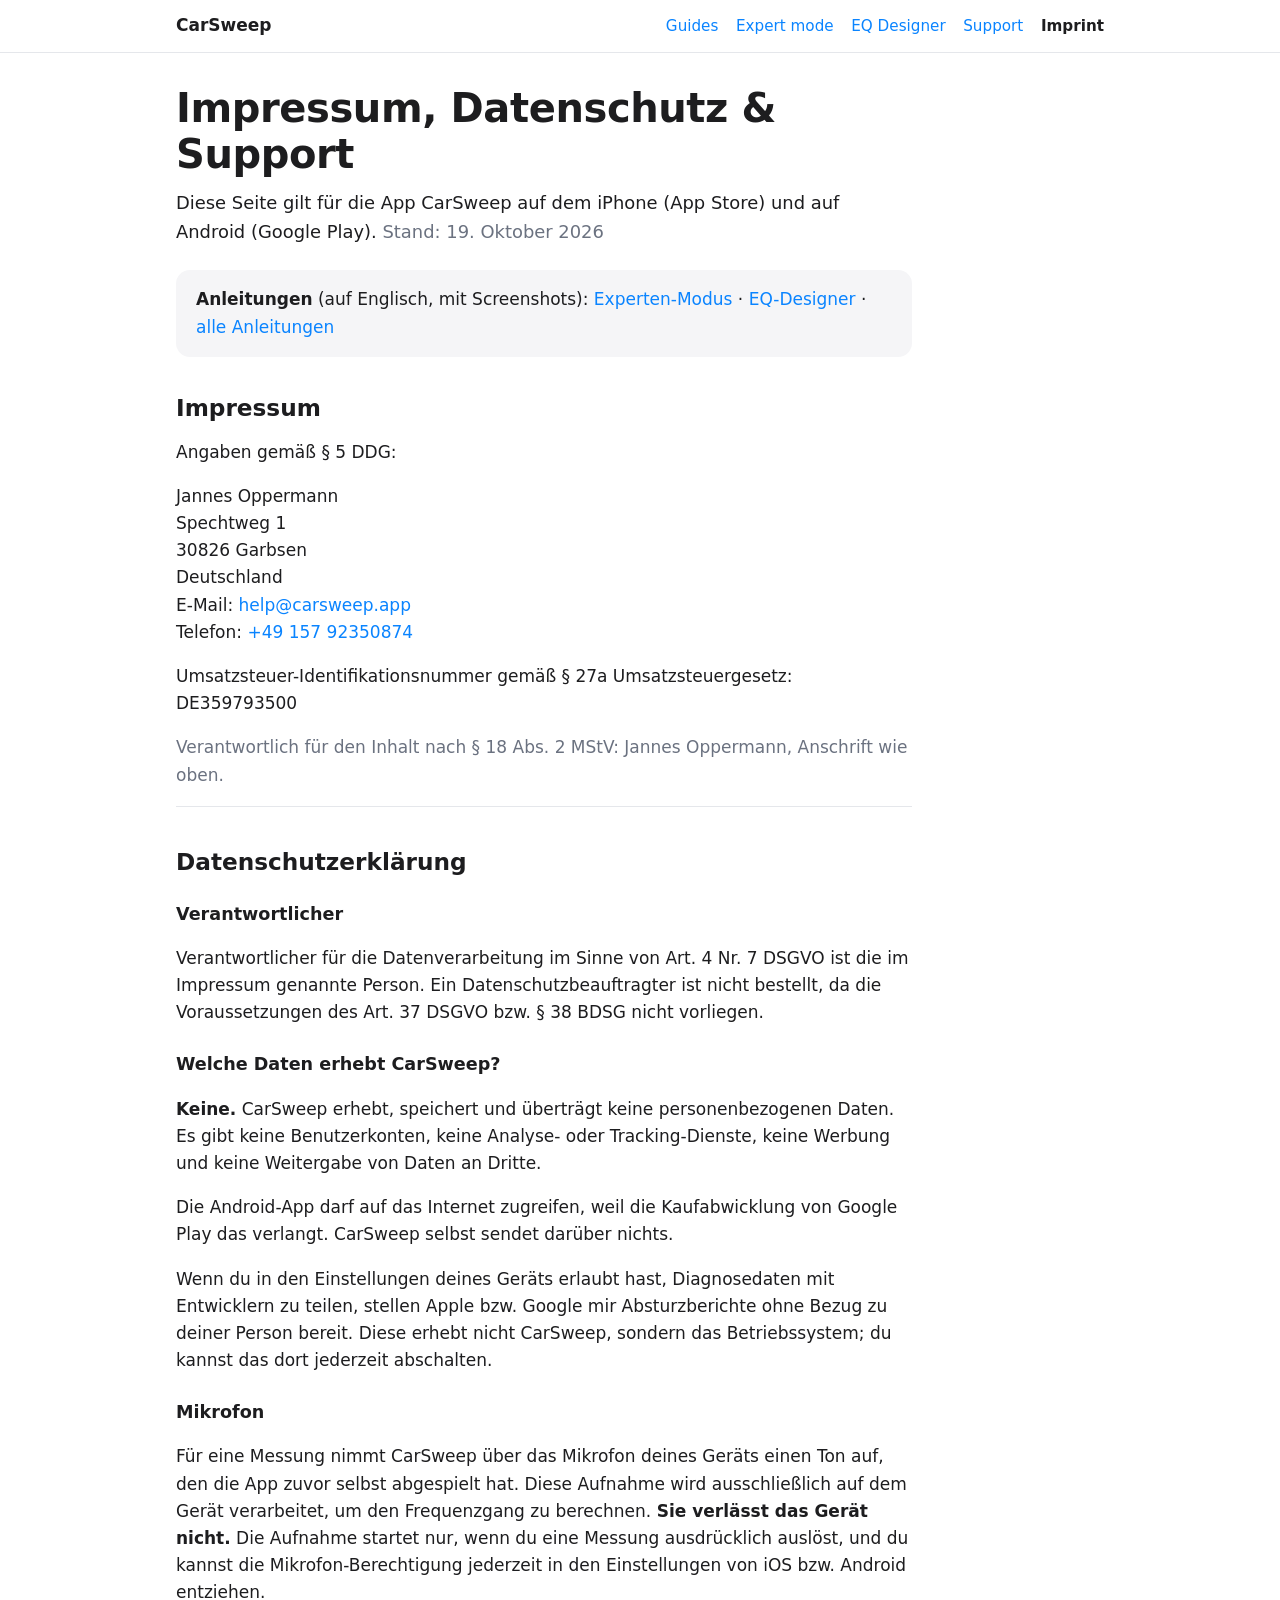
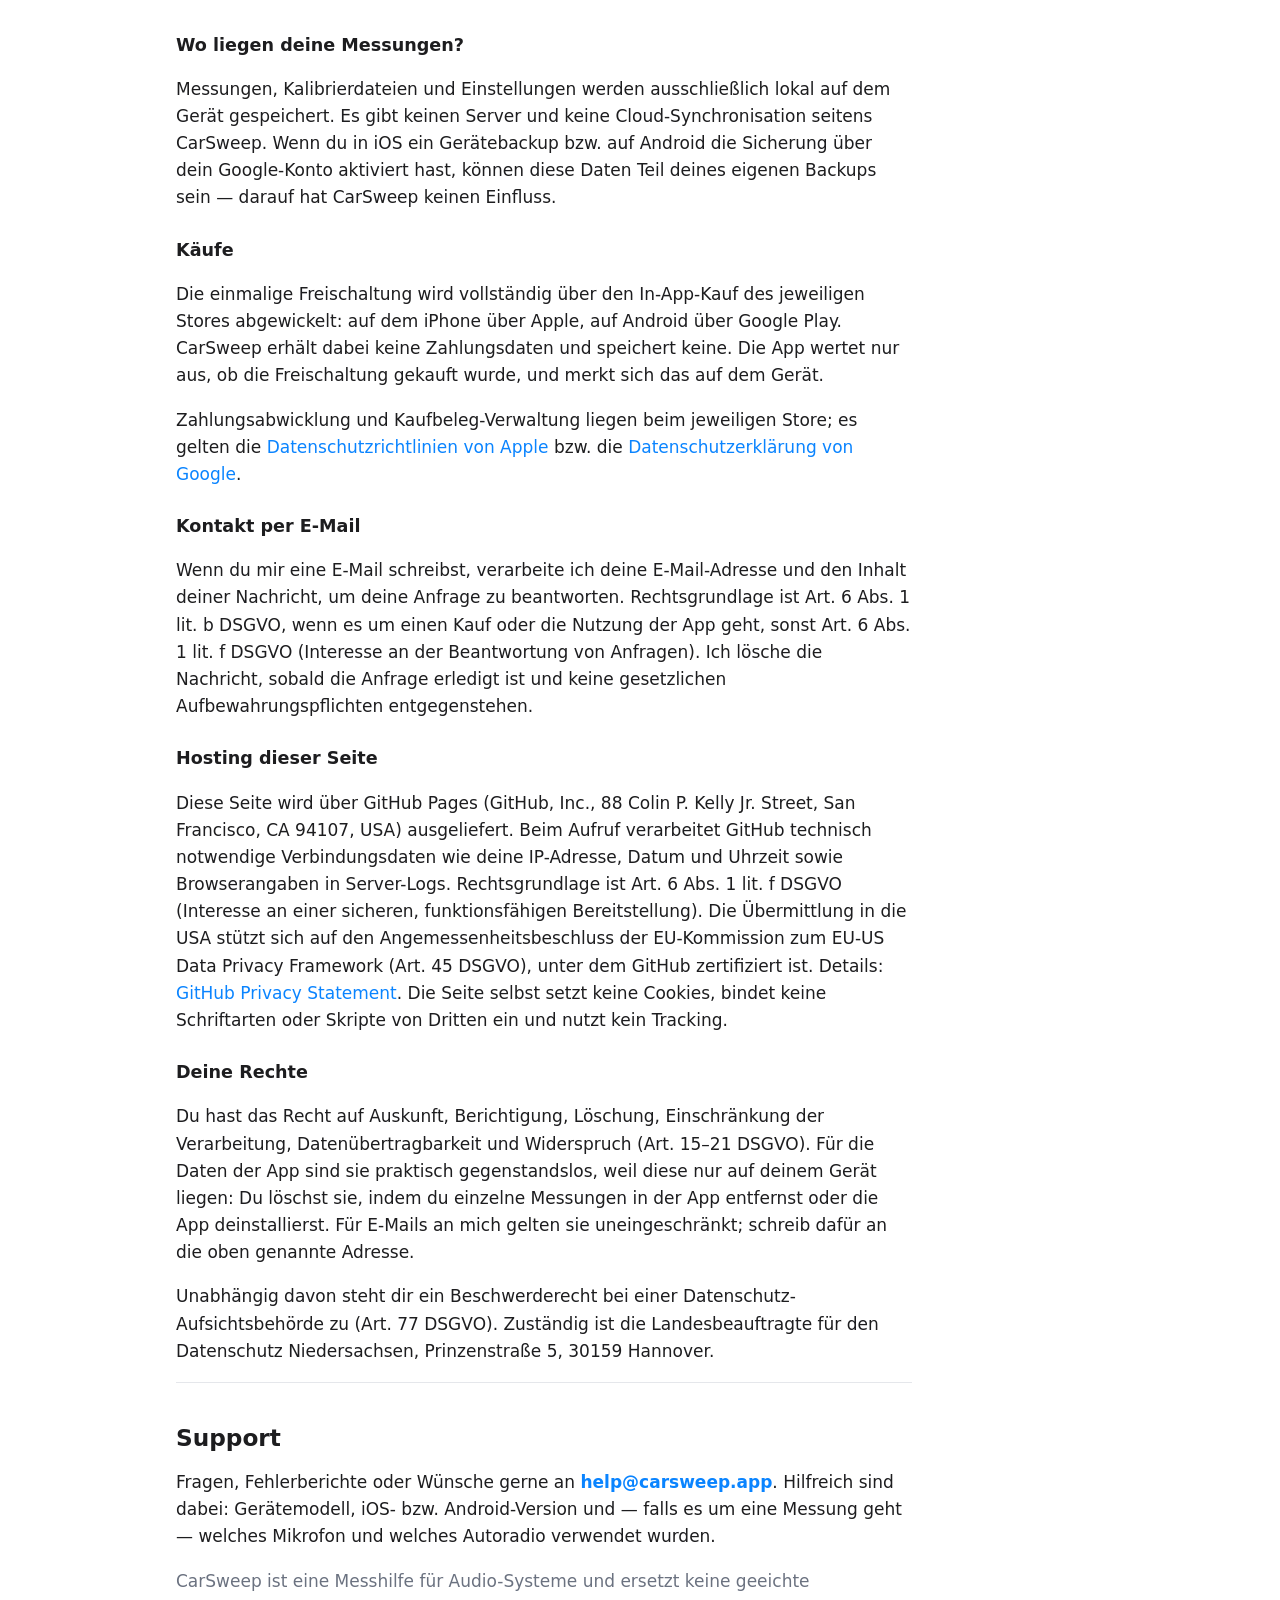
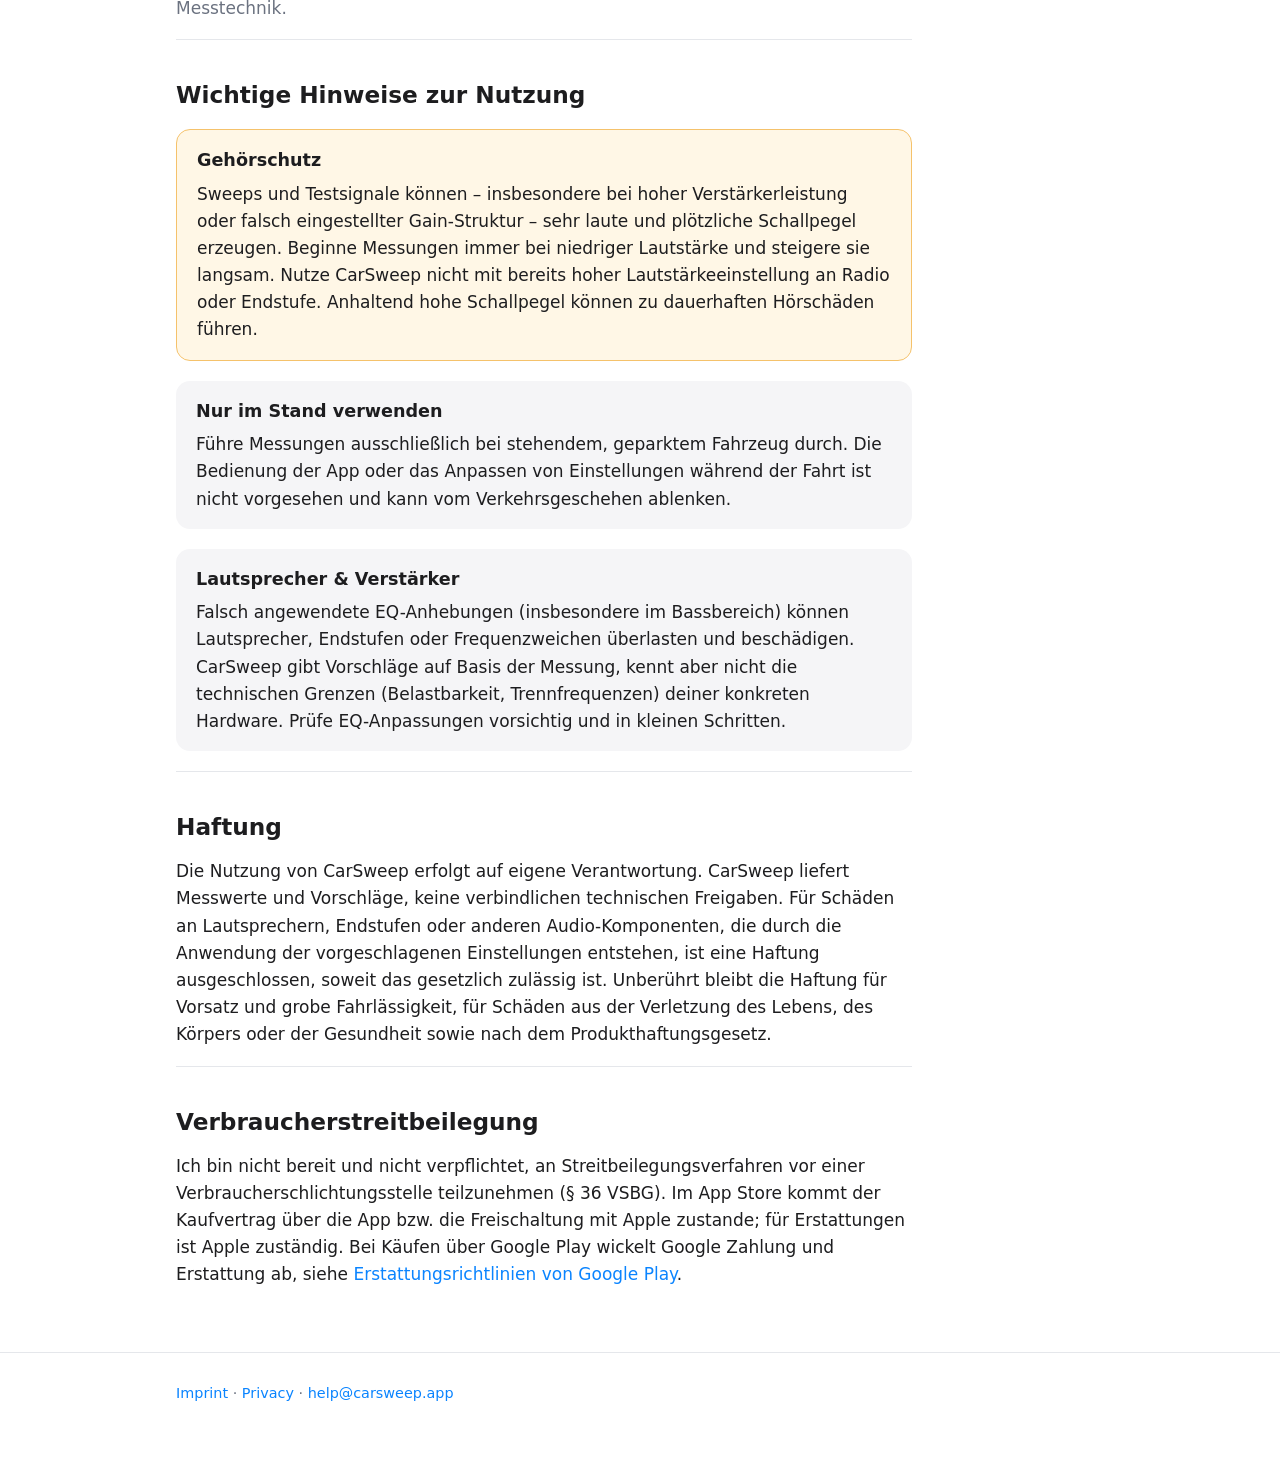
<file: index.html>
<!doctype html>
<html lang="de">
<head>
<meta charset="utf-8">
<meta name="viewport" content="width=device-width, initial-scale=1">
<meta name="robots" content="noindex, nofollow, noarchive, nosnippet, noimageindex">
<meta name="googlebot" content="noindex, nofollow, noarchive, nosnippet">
<meta name="referrer" content="no-referrer">
<title>CarSweep – Impressum, Datenschutz &amp; Support</title>
<link rel="stylesheet" href="/site.css">
</head>
<body>

<header class="top">
  <div class="wrap">
    <a class="brand" href="/">CarSweep</a>
    <nav aria-label="CarSweep">
      <a href="/guides/">Guides</a>
      <a class="wide" href="/guides/expert-mode/">Expert mode</a>
      <a class="wide" href="/guides/eq-designer/">EQ Designer</a>
      <a href="/#support">Support</a>
      <a href="/#impressum" aria-current="page">Imprint</a>
    </nav>
  </div>
</header>

<main class="wrap prose">

<h1>Impressum, Datenschutz &amp; Support</h1>
<p class="lead">Diese Seite gilt für die App CarSweep auf dem iPhone (App Store) und auf
Android (Google Play). <span class="muted">Stand: 19. Oktober 2026</span></p>

<div class="box">
  <strong>Anleitungen</strong> (auf Englisch, mit Screenshots):
  <a href="/guides/expert-mode/">Experten-Modus</a> ·
  <a href="/guides/eq-designer/">EQ-Designer</a> ·
  <a href="/guides/">alle Anleitungen</a>
</div>

<section class="section" id="impressum">
<h2>Impressum</h2>
<p>Angaben gemäß § 5 DDG:</p>
<address>
  Jannes Oppermann<br>
  Spechtweg 1<br>
  30826 Garbsen<br>
  Deutschland<br>
  E-Mail: <a href="mailto:help@carsweep.app">help@carsweep.app</a><br>
  Telefon: <a href="tel:+4915792350874">+49 157 92350874</a>
</address>
<p>Umsatzsteuer-Identifikationsnummer gemäß § 27a Umsatzsteuergesetz: DE359793500</p>
<p class="muted">Verantwortlich für den Inhalt nach § 18 Abs. 2 MStV: Jannes Oppermann,
Anschrift wie oben.</p>
</section>

<section class="section" id="datenschutz">
<h2>Datenschutzerklärung</h2>

<h3>Verantwortlicher</h3>
<p>Verantwortlicher für die Datenverarbeitung im Sinne von Art. 4 Nr. 7 DSGVO ist die im
Impressum genannte Person. Ein Datenschutzbeauftragter ist nicht bestellt, da die
Voraussetzungen des Art. 37 DSGVO bzw. § 38 BDSG nicht vorliegen.</p>

<h3>Welche Daten erhebt CarSweep?</h3>
<p><strong>Keine.</strong> CarSweep erhebt, speichert und überträgt keine personenbezogenen
Daten. Es gibt keine Benutzerkonten, keine Analyse- oder Tracking-Dienste, keine Werbung und
keine Weitergabe von Daten an Dritte.</p>
<p>Die Android-App darf auf das Internet zugreifen, weil die Kaufabwicklung von Google Play
das verlangt. CarSweep selbst sendet darüber nichts.</p>
<p>Wenn du in den Einstellungen deines Geräts erlaubt hast, Diagnosedaten mit Entwicklern zu
teilen, stellen Apple bzw. Google mir Absturzberichte ohne Bezug zu deiner Person bereit.
Diese erhebt nicht CarSweep, sondern das Betriebssystem; du kannst das dort jederzeit
abschalten.</p>

<h3>Mikrofon</h3>
<p>Für eine Messung nimmt CarSweep über das Mikrofon deines Geräts einen Ton auf, den die App
zuvor selbst abgespielt hat. Diese Aufnahme wird ausschließlich auf dem Gerät verarbeitet, um
den Frequenzgang zu berechnen. <strong>Sie verlässt das Gerät nicht.</strong> Die Aufnahme
startet nur, wenn du eine Messung ausdrücklich auslöst, und du kannst die
Mikrofon-Berechtigung jederzeit in den Einstellungen von iOS bzw. Android entziehen.</p>

<h3>Wo liegen deine Messungen?</h3>
<p>Messungen, Kalibrierdateien und Einstellungen werden ausschließlich lokal auf dem Gerät
gespeichert. Es gibt keinen Server und keine Cloud-Synchronisation seitens CarSweep. Wenn du
in iOS ein Gerätebackup bzw. auf Android die Sicherung über dein Google-Konto aktiviert hast,
können diese Daten Teil deines eigenen Backups sein — darauf hat CarSweep keinen Einfluss.</p>

<h3>Käufe</h3>
<p>Die einmalige Freischaltung wird vollständig über den In-App-Kauf des jeweiligen Stores
abgewickelt: auf dem iPhone über Apple, auf Android über Google Play. CarSweep erhält dabei
keine Zahlungsdaten und speichert keine. Die App wertet nur aus, ob die Freischaltung gekauft
wurde, und merkt sich das auf dem Gerät.</p>
<p>Zahlungsabwicklung und Kaufbeleg-Verwaltung liegen beim jeweiligen Store; es gelten die
<a href="https://www.apple.com/legal/privacy/de-ww/">Datenschutzrichtlinien von Apple</a> bzw.
die <a href="https://policies.google.com/privacy?hl=de">Datenschutzerklärung von Google</a>.</p>

<h3>Kontakt per E-Mail</h3>
<p>Wenn du mir eine E-Mail schreibst, verarbeite ich deine E-Mail-Adresse und den Inhalt
deiner Nachricht, um deine Anfrage zu beantworten. Rechtsgrundlage ist Art. 6 Abs. 1 lit. b
DSGVO, wenn es um einen Kauf oder die Nutzung der App geht, sonst Art. 6 Abs. 1 lit. f DSGVO
(Interesse an der Beantwortung von Anfragen). Ich lösche die Nachricht, sobald die Anfrage
erledigt ist und keine gesetzlichen Aufbewahrungspflichten entgegenstehen.</p>

<h3>Hosting dieser Seite</h3>
<p>Diese Seite wird über GitHub Pages (GitHub, Inc., 88 Colin P. Kelly Jr. Street,
San Francisco, CA 94107, USA) ausgeliefert. Beim Aufruf verarbeitet GitHub technisch
notwendige Verbindungsdaten wie deine IP-Adresse, Datum und Uhrzeit sowie Browserangaben in
Server-Logs. Rechtsgrundlage ist Art. 6 Abs. 1 lit. f DSGVO (Interesse an einer sicheren,
funktionsfähigen Bereitstellung). Die Übermittlung in die USA stützt sich auf den
Angemessenheitsbeschluss der EU-Kommission zum EU-US Data Privacy Framework (Art. 45 DSGVO),
unter dem GitHub zertifiziert ist. Details:
<a href="https://docs.github.com/site-policy/privacy-policies/github-general-privacy-statement">GitHub Privacy Statement</a>.
Die Seite selbst setzt keine Cookies, bindet keine Schriftarten oder Skripte von Dritten ein
und nutzt kein Tracking.</p>

<h3>Deine Rechte</h3>
<p>Du hast das Recht auf Auskunft, Berichtigung, Löschung, Einschränkung der Verarbeitung,
Datenübertragbarkeit und Widerspruch (Art. 15–21 DSGVO). Für die Daten der App sind sie
praktisch gegenstandslos, weil diese nur auf deinem Gerät liegen: Du löschst sie, indem du
einzelne Messungen in der App entfernst oder die App deinstallierst. Für E-Mails an mich
gelten sie uneingeschränkt; schreib dafür an die oben genannte Adresse.</p>
<p>Unabhängig davon steht dir ein Beschwerderecht bei einer Datenschutz-Aufsichtsbehörde zu
(Art. 77 DSGVO). Zuständig ist die Landesbeauftragte für den Datenschutz Niedersachsen,
Prinzenstraße 5, 30159 Hannover.</p>
</section>

<section class="section" id="support">
<h2>Support</h2>
<p>Fragen, Fehlerberichte oder Wünsche gerne an
<strong><a href="mailto:help@carsweep.app">help@carsweep.app</a></strong>.
Hilfreich sind dabei: Gerätemodell, iOS- bzw. Android-Version und — falls es um eine
Messung geht — welches Mikrofon und welches Autoradio verwendet wurden.</p>
<p class="muted">CarSweep ist eine Messhilfe für Audio-Systeme und ersetzt keine geeichte
Messtechnik.</p>
</section>

<section class="section" id="hinweise">
<h2>Wichtige Hinweise zur Nutzung</h2>

<div class="box warn">
  <h3>Gehörschutz</h3>
  <p>Sweeps und Testsignale können – insbesondere bei hoher Verstärkerleistung oder falsch
  eingestellter Gain-Struktur – sehr laute und plötzliche Schallpegel erzeugen. Beginne
  Messungen immer bei niedriger Lautstärke und steigere sie langsam. Nutze CarSweep nicht mit
  bereits hoher Lautstärkeeinstellung an Radio oder Endstufe. Anhaltend hohe Schallpegel können
  zu dauerhaften Hörschäden führen.</p>
</div>

<div class="box">
  <h3>Nur im Stand verwenden</h3>
  <p>Führe Messungen ausschließlich bei stehendem, geparktem Fahrzeug durch. Die Bedienung der
  App oder das Anpassen von Einstellungen während der Fahrt ist nicht vorgesehen und kann vom
  Verkehrsgeschehen ablenken.</p>
</div>

<div class="box">
  <h3>Lautsprecher &amp; Verstärker</h3>
  <p>Falsch angewendete EQ-Anhebungen (insbesondere im Bassbereich) können Lautsprecher,
  Endstufen oder Frequenzweichen überlasten und beschädigen. CarSweep gibt Vorschläge auf Basis
  der Messung, kennt aber nicht die technischen Grenzen (Belastbarkeit, Trennfrequenzen) deiner
  konkreten Hardware. Prüfe EQ-Anpassungen vorsichtig und in kleinen Schritten.</p>
</div>
</section>

<section class="section" id="haftung">
<h2>Haftung</h2>
<p>Die Nutzung von CarSweep erfolgt auf eigene Verantwortung. CarSweep liefert Messwerte und
Vorschläge, keine verbindlichen technischen Freigaben. Für Schäden an Lautsprechern, Endstufen
oder anderen Audio-Komponenten, die durch die Anwendung der vorgeschlagenen Einstellungen
entstehen, ist eine Haftung ausgeschlossen, soweit das gesetzlich zulässig ist. Unberührt
bleibt die Haftung für Vorsatz und grobe Fahrlässigkeit, für Schäden aus der Verletzung des
Lebens, des Körpers oder der Gesundheit sowie nach dem Produkthaftungsgesetz.</p>
</section>

<section class="section" id="streitbeilegung">
<h2>Verbraucherstreitbeilegung</h2>
<p>Ich bin nicht bereit und nicht verpflichtet, an Streitbeilegungsverfahren vor einer
Verbraucherschlichtungsstelle teilzunehmen (§ 36 VSBG). Im App Store kommt der Kaufvertrag über
die App bzw. die Freischaltung mit Apple zustande; für Erstattungen ist Apple zuständig. Bei
Käufen über Google Play wickelt Google Zahlung und Erstattung ab, siehe
<a href="https://support.google.com/googleplay/answer/2479637?hl=de">Erstattungsrichtlinien von Google Play</a>.</p>
</section>

</main>

<footer class="foot">
  <div class="wrap">
    <p><a href="/#impressum">Imprint</a> · <a href="/#datenschutz">Privacy</a> · <a href="mailto:help@carsweep.app">help@carsweep.app</a></p>
  </div>
</footer>

</body>
</html>
</file>
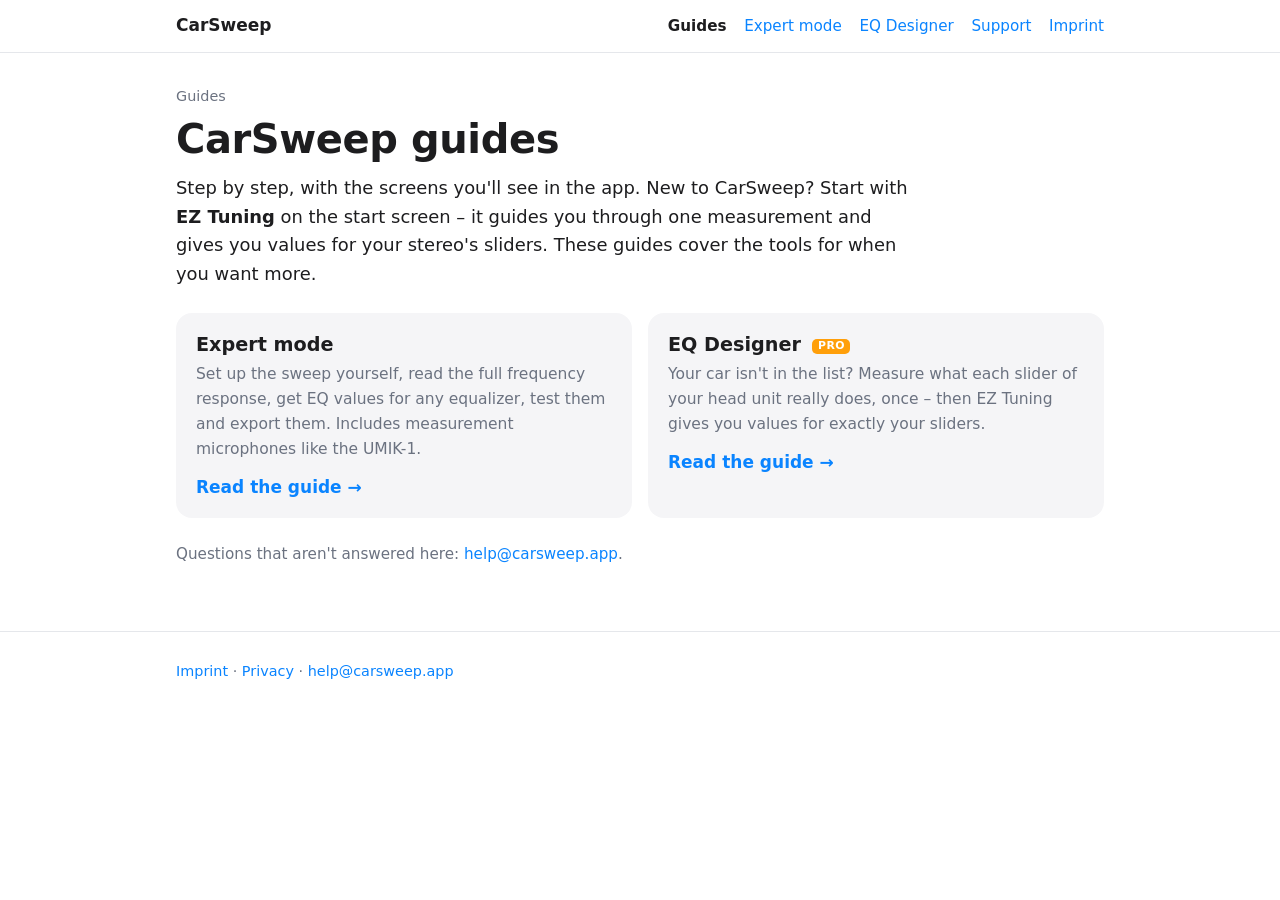
<file: guides/index.html>
<!doctype html>
<html lang="en">
<head>
<meta charset="utf-8">
<meta name="viewport" content="width=device-width, initial-scale=1">
<meta name="robots" content="noindex, nofollow, noarchive, nosnippet, noimageindex">
<meta name="googlebot" content="noindex, nofollow, noarchive, nosnippet">
<meta name="referrer" content="no-referrer">
<title>Guides – CarSweep</title>
<meta name="description" content="Step-by-step guides for CarSweep: Expert mode and the EQ Designer.">
<link rel="stylesheet" href="/site.css">
</head>
<body>

<header class="top">
  <div class="wrap">
    <a class="brand" href="/">CarSweep</a>
    <nav aria-label="CarSweep">
      <a href="/guides/" aria-current="page">Guides</a>
      <a class="wide" href="/guides/expert-mode/">Expert mode</a>
      <a class="wide" href="/guides/eq-designer/">EQ Designer</a>
      <a href="/#support">Support</a>
      <a href="/#impressum">Imprint</a>
    </nav>
  </div>
</header>

<main class="wrap">
  <p class="crumbs">Guides</p>
  <h1>CarSweep guides</h1>
  <p class="lead">Step by step, with the screens you'll see in the app. New to CarSweep? Start with
  <b>EZ Tuning</b> on the start screen – it guides you through one measurement and gives you values for
  your stereo's sliders. These guides cover the tools for when you want more.</p>

  <div class="cards">
    <a class="card" href="/guides/expert-mode/">
      <h2>Expert mode</h2>
      <p>Set up the sweep yourself, read the full frequency response, get EQ values for any equalizer,
      test them and export them. Includes measurement microphones like the UMIK-1.</p>
      <span class="go">Read the guide →</span>
    </a>
    <a class="card" href="/guides/eq-designer/">
      <h2>EQ Designer <span class="pro">PRO</span></h2>
      <p>Your car isn't in the list? Measure what each slider of your head unit really does, once – then
      EZ Tuning gives you values for exactly your sliders.</p>
      <span class="go">Read the guide →</span>
    </a>
  </div>

  <p class="tip">Questions that aren't answered here: <a href="mailto:help@carsweep.app">help@carsweep.app</a>.</p>
</main>

<footer class="foot">
  <div class="wrap">
    <p><a href="/#impressum">Imprint</a> · <a href="/#datenschutz">Privacy</a> · <a href="mailto:help@carsweep.app">help@carsweep.app</a></p>
  </div>
</footer>

</body>
</html>
</file>
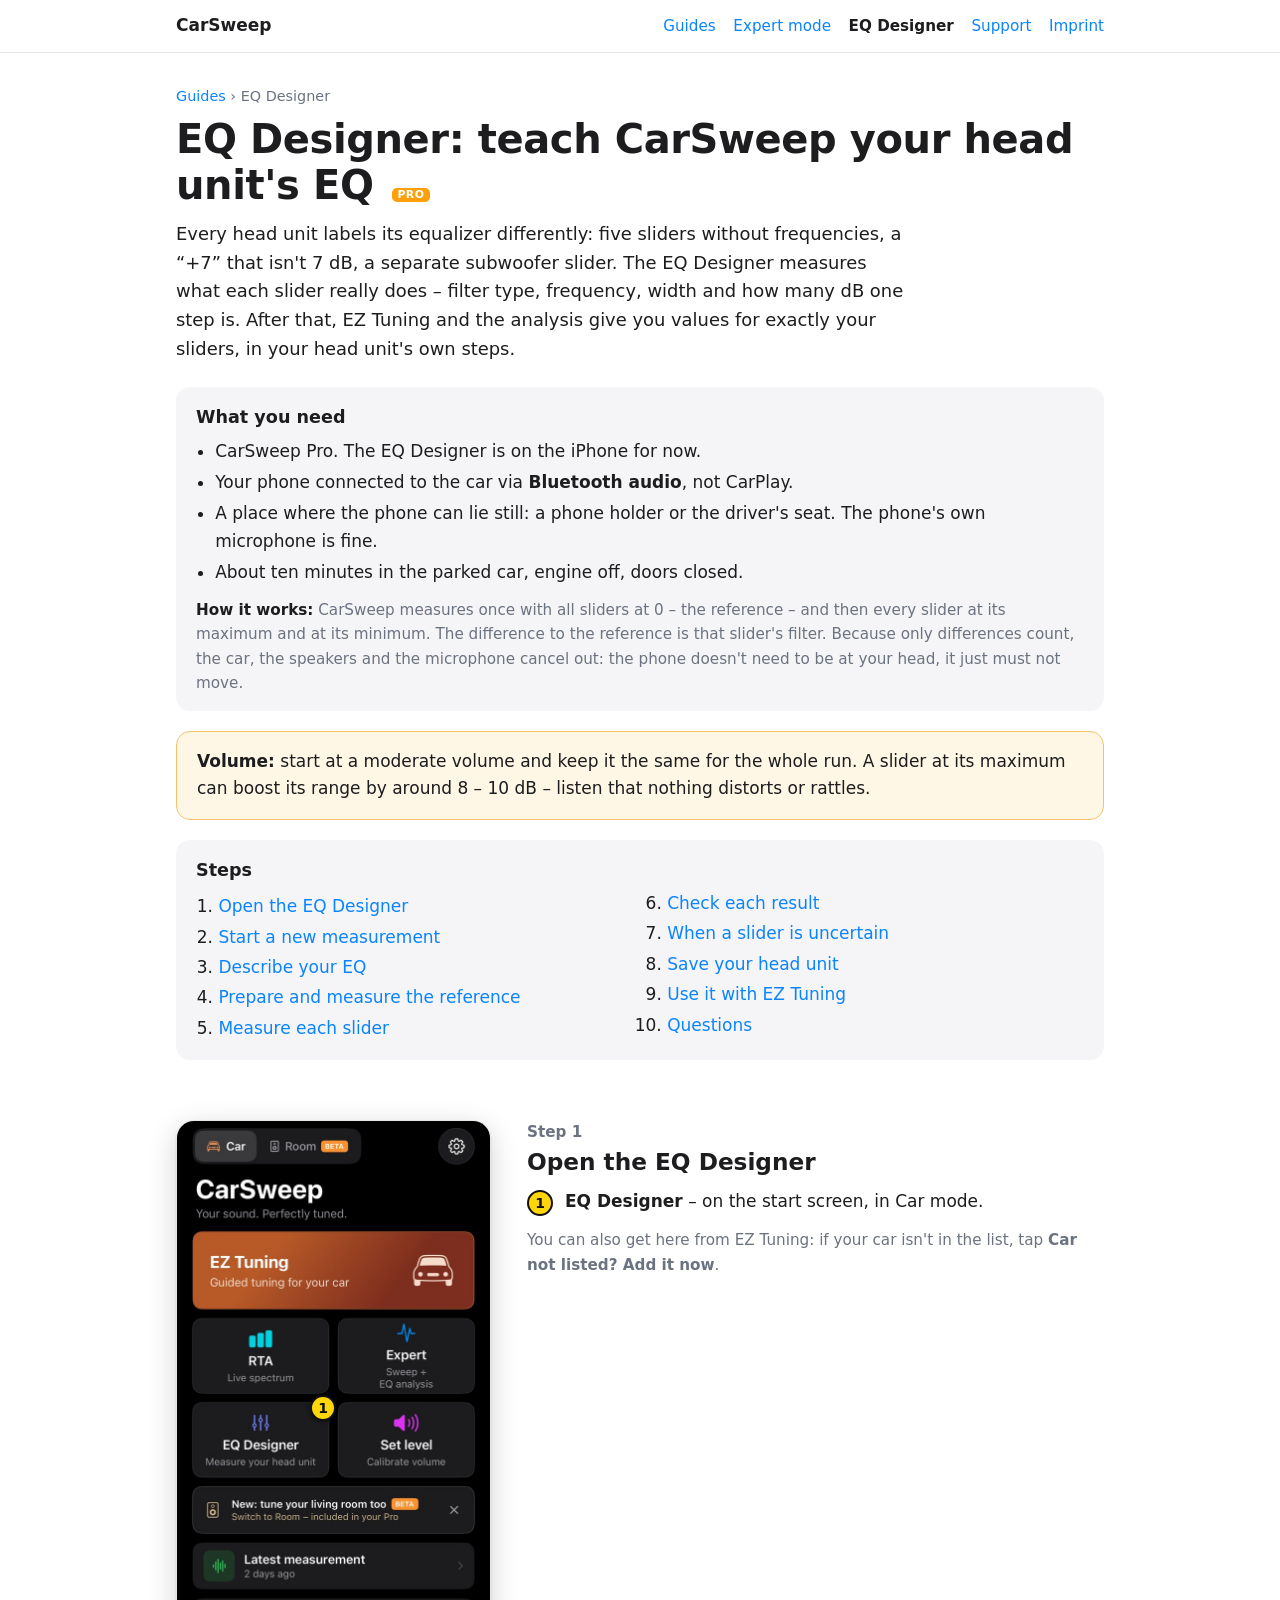
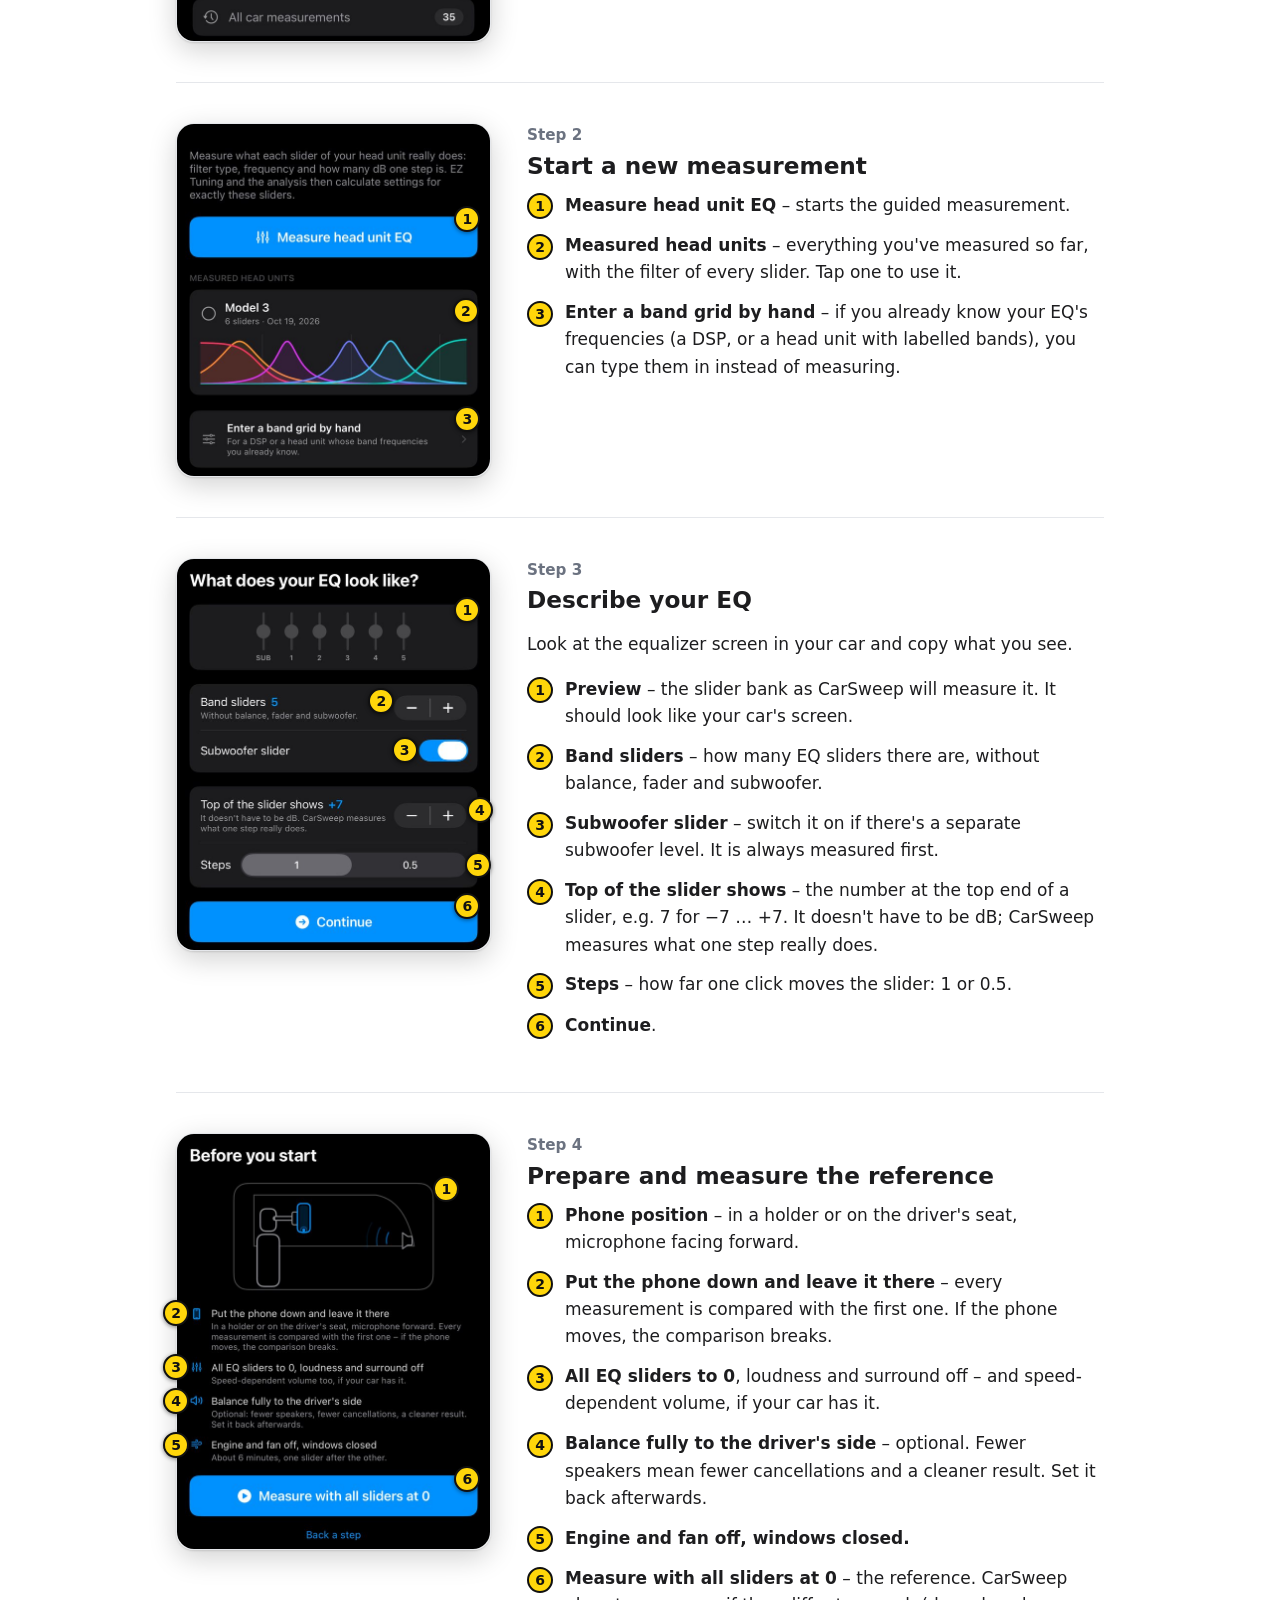
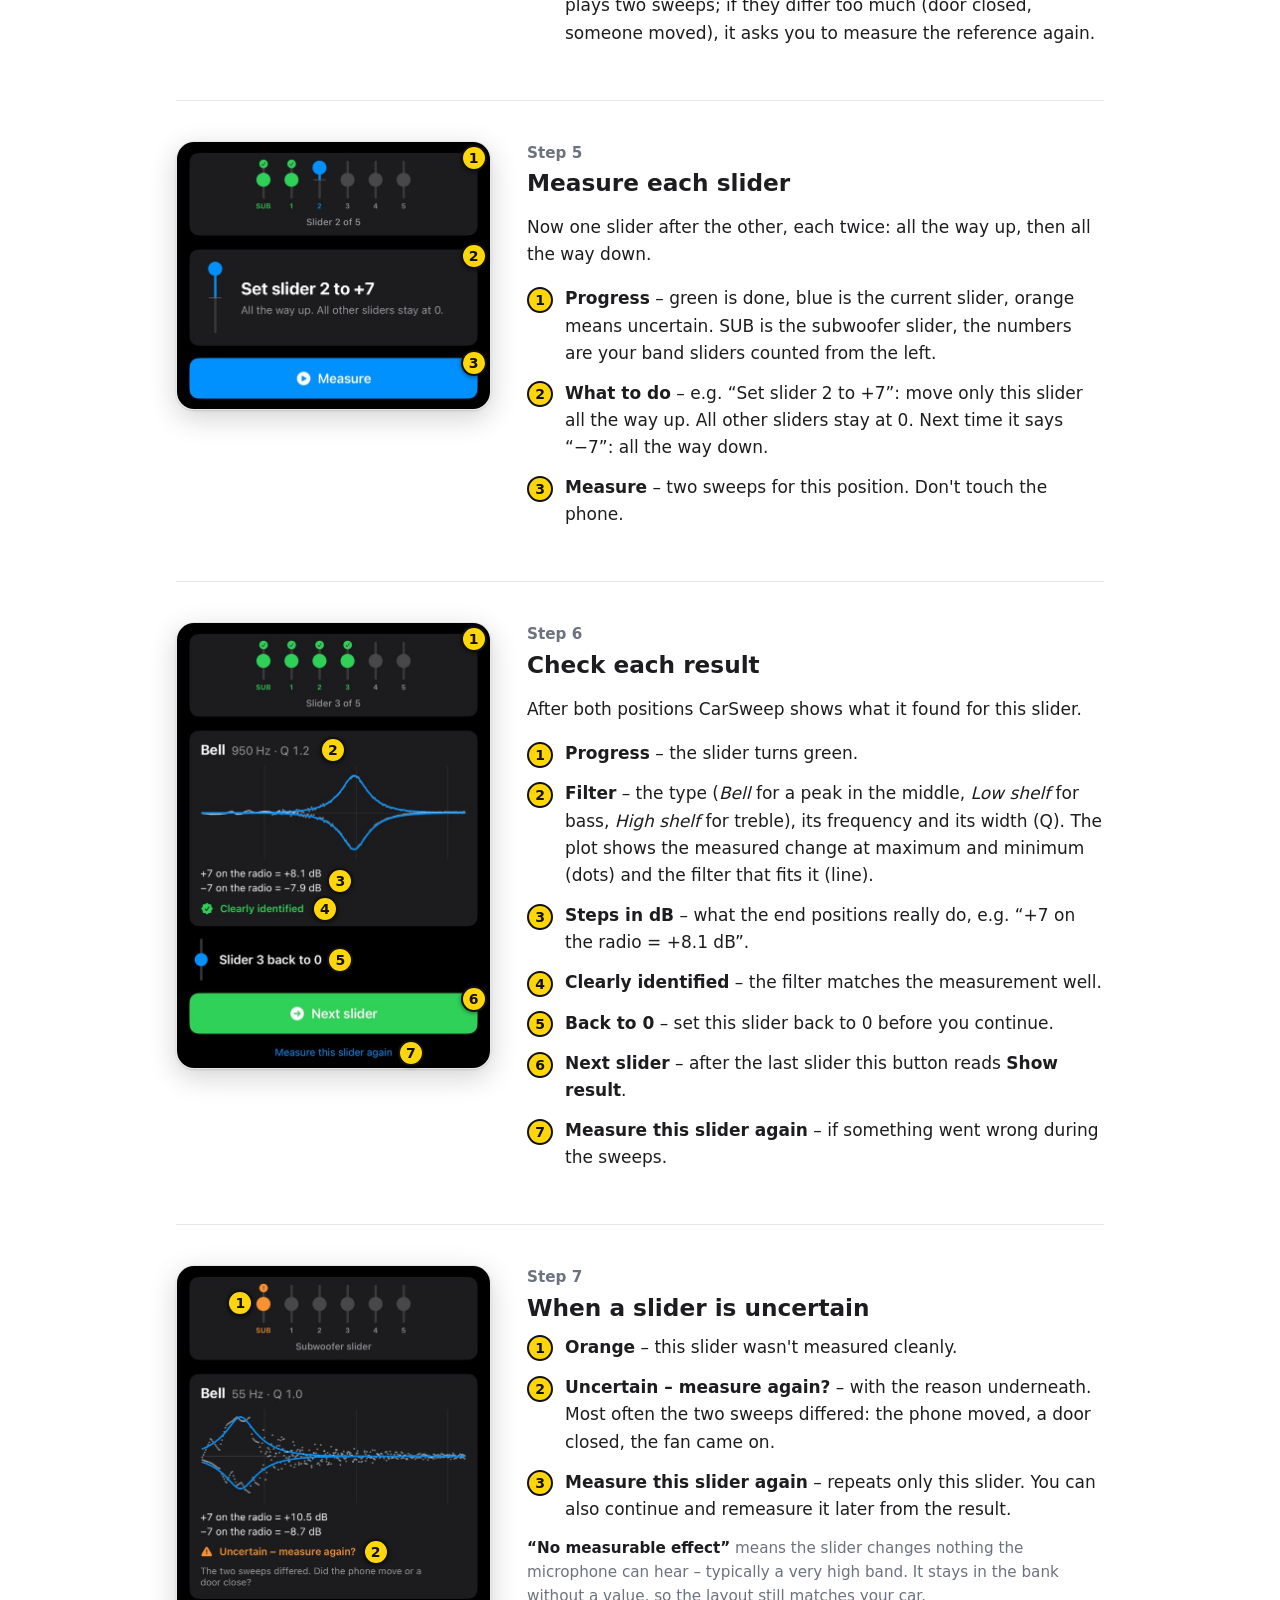
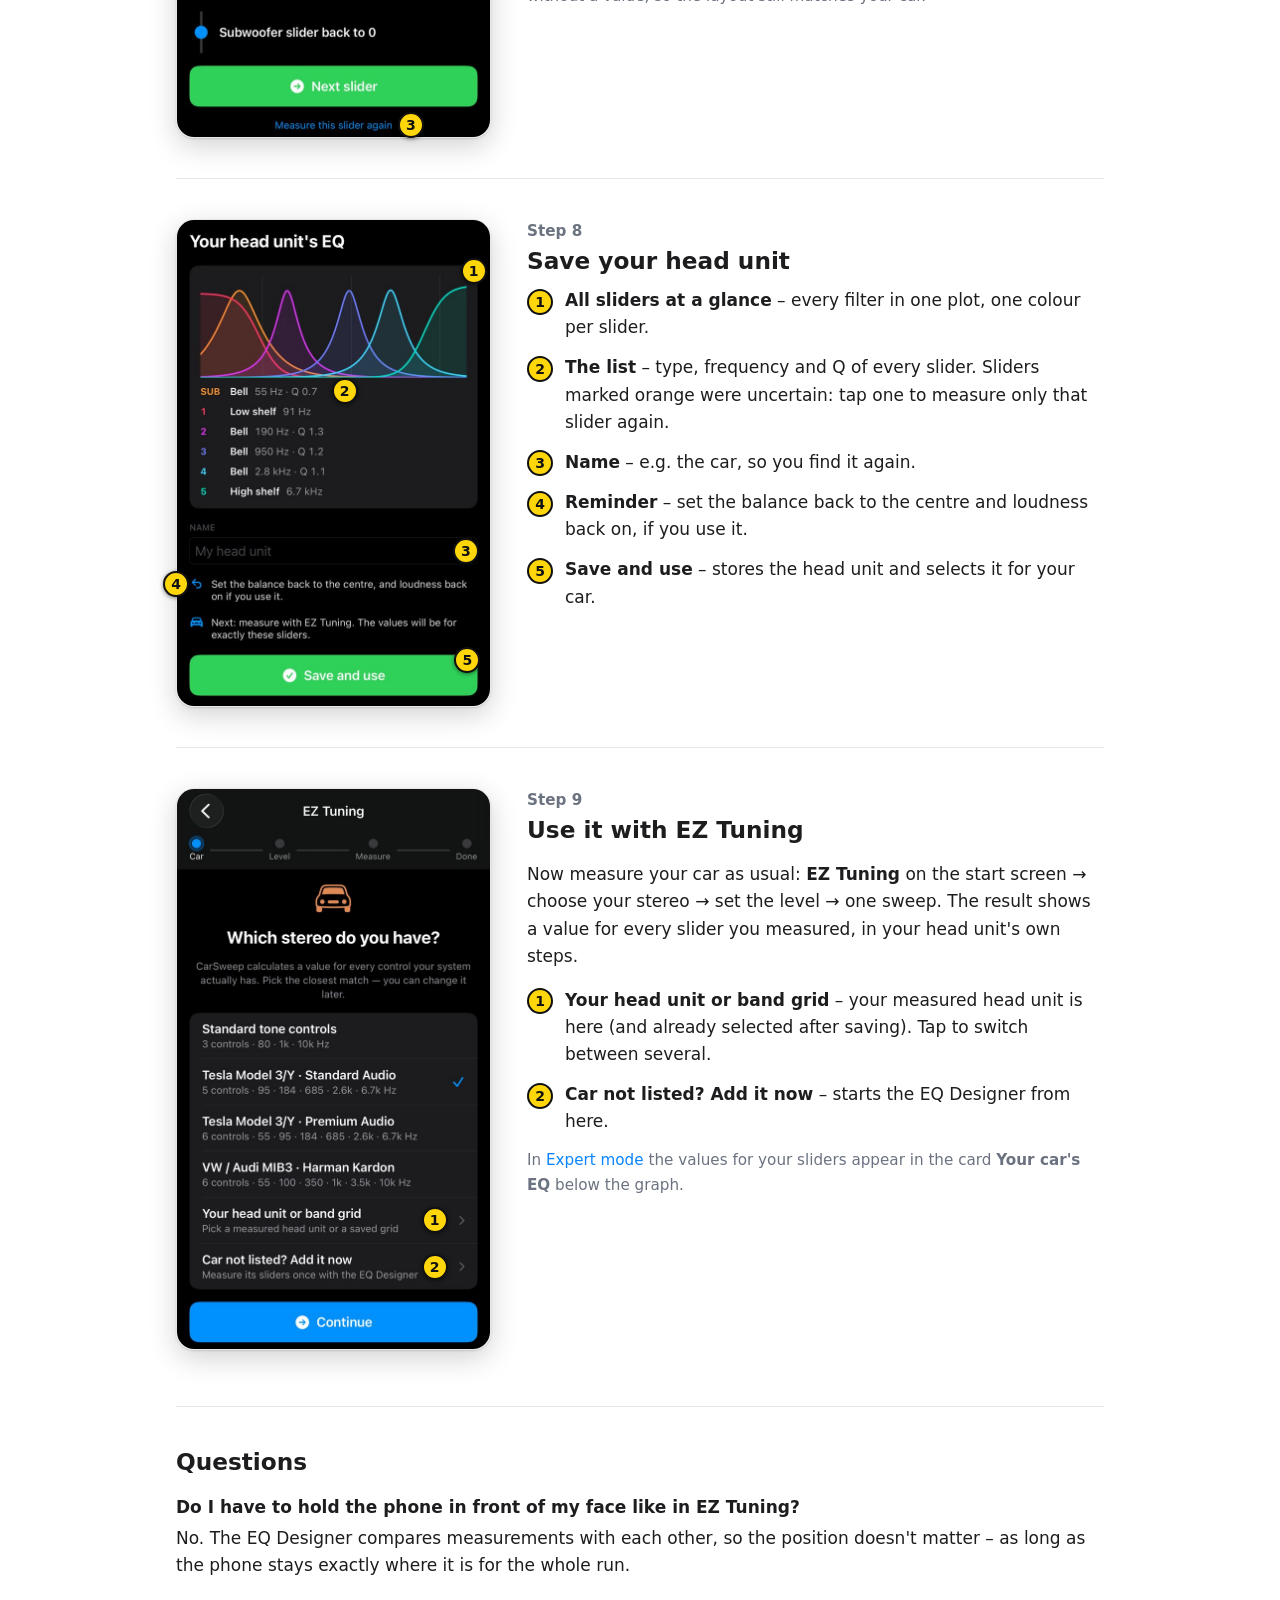
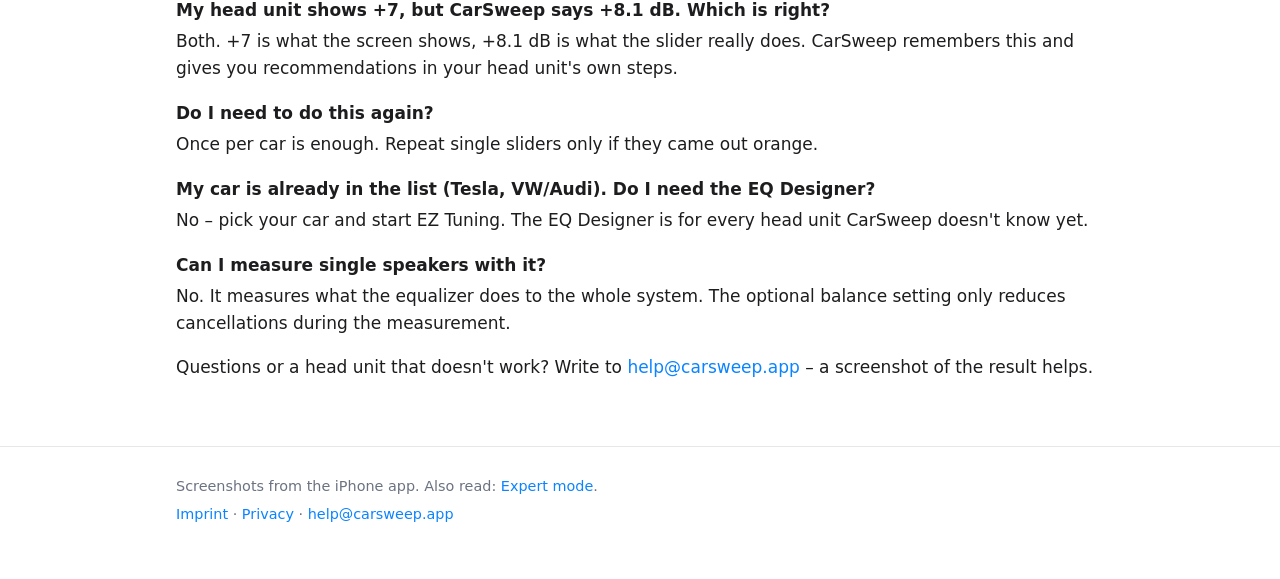
<file: guides/eq-designer/index.html>
<!doctype html>
<html lang="en">
<head>
<meta charset="utf-8">
<meta name="viewport" content="width=device-width, initial-scale=1">
<meta name="robots" content="noindex, nofollow, noarchive, nosnippet, noimageindex">
<meta name="googlebot" content="noindex, nofollow, noarchive, nosnippet">
<meta name="referrer" content="no-referrer">
<title>EQ Designer guide – CarSweep</title>
<meta name="description" content="How to measure what each slider of your head unit's equalizer really does with CarSweep's EQ Designer, so EZ Tuning gives you values for exactly your sliders.">
<link rel="stylesheet" href="/site.css">
</head>
<body>

<header class="top">
  <div class="wrap">
    <a class="brand" href="/">CarSweep</a>
    <nav aria-label="CarSweep">
      <a href="/guides/">Guides</a>
      <a class="wide" href="/guides/expert-mode/">Expert mode</a>
      <a class="wide" href="/guides/eq-designer/" aria-current="page">EQ Designer</a>
      <a href="/#support">Support</a>
      <a href="/#impressum">Imprint</a>
    </nav>
  </div>
</header>

<main class="wrap">

<p class="crumbs"><a href="/guides/">Guides</a> › EQ Designer</p>
<h1>EQ Designer: teach CarSweep your head unit's EQ <span class="pro">PRO</span></h1>
<p class="lead">Every head unit labels its equalizer differently: five sliders without frequencies, a “+7”
that isn't 7 dB, a separate subwoofer slider. The EQ Designer measures what each slider really does –
filter type, frequency, width and how many dB one step is. After that, EZ Tuning and the analysis give
you values for exactly your sliders, in your head unit's own steps.</p>

<div class="box">
  <h3>What you need</h3>
  <ul>
    <li>CarSweep Pro. The EQ Designer is on the iPhone for now.</li>
    <li>Your phone connected to the car via <b>Bluetooth audio</b>, not CarPlay.</li>
    <li>A place where the phone can lie still: a phone holder or the driver's seat. The phone's own
      microphone is fine.</li>
    <li>About ten minutes in the parked car, engine off, doors closed.</li>
  </ul>
  <p class="tip"><strong>How it works:</strong> CarSweep measures once with all sliders at 0 – the
  reference – and then every slider at its maximum and at its minimum. The difference to the reference
  is that slider's filter. Because only differences count, the car, the speakers and the microphone
  cancel out: the phone doesn't need to be at your head, it just must not move.</p>
</div>

<div class="box warn">
  <strong>Volume:</strong> start at a moderate volume and keep it the same for the whole run. A slider at
  its maximum can boost its range by around 8 – 10 dB – listen that nothing distorts or rattles.
</div>

<nav class="box toc" aria-label="Steps">
  <h3>Steps</h3>
  <ol>
    <li><a href="#open">Open the EQ Designer</a></li>
    <li><a href="#hub">Start a new measurement</a></li>
    <li><a href="#setup">Describe your EQ</a></li>
    <li><a href="#prep">Prepare and measure the reference</a></li>
    <li><a href="#slider">Measure each slider</a></li>
    <li><a href="#review">Check each result</a></li>
    <li><a href="#uncertain">When a slider is uncertain</a></li>
    <li><a href="#result">Save your head unit</a></li>
    <li><a href="#use">Use it with EZ Tuning</a></li>
    <li><a href="#faq">Questions</a></li>
  </ol>
</nav>

<section class="step" id="open">
  <figure class="shot">
    <img src="../img/expert/01-home.jpg" width="630" height="1048" alt="CarSweep start screen with the EQ Designer tile">
    <span class="pin" style="--x:46.7;--y:55.2" aria-hidden="true">1</span>
  </figure>
  <div>
    <p class="num">Step 1</p>
    <h2>Open the EQ Designer</h2>
    <ol class="legend">
      <li><span class="n">1</span><div><b>EQ Designer</b> – on the start screen, in Car mode.</div></li>
    </ol>
    <p class="tip">You can also get here from EZ Tuning: if your car isn't in the list, tap
    <b>Car not listed? Add it now</b>.</p>
  </div>
</section>

<section class="step" id="hub">
  <figure class="shot">
    <img src="../img/eq-designer/01-hub.jpg" width="630" height="708" alt="EQ Designer overview with the Measure head unit EQ button, a measured head unit and Enter a band grid by hand">
    <span class="pin" style="--x:92.5;--y:27" aria-hidden="true">1</span>
    <span class="pin" style="--x:92;--y:53.1" aria-hidden="true">2</span>
    <span class="pin" style="--x:92.5;--y:83.6" aria-hidden="true">3</span>
  </figure>
  <div>
    <p class="num">Step 2</p>
    <h2>Start a new measurement</h2>
    <ol class="legend">
      <li><span class="n">1</span><div><b>Measure head unit EQ</b> – starts the guided measurement.</div></li>
      <li><span class="n">2</span><div><b>Measured head units</b> – everything you've measured so far, with the filter of every slider. Tap one to use it.</div></li>
      <li><span class="n">3</span><div><b>Enter a band grid by hand</b> – if you already know your EQ's frequencies (a DSP, or a head unit with labelled bands), you can type them in instead of measuring.</div></li>
    </ol>
  </div>
</section>

<section class="step" id="setup">
  <figure class="shot">
    <img src="../img/eq-designer/02-setup.jpg" width="630" height="787" alt="What does your EQ look like: slider preview, number of band sliders, subwoofer slider, top of the slider and steps">
    <span class="pin" style="--x:92.5;--y:13.3" aria-hidden="true">1</span>
    <span class="pin" style="--x:65.2;--y:36.3" aria-hidden="true">2</span>
    <span class="pin" style="--x:72.6;--y:49" aria-hidden="true">3</span>
    <span class="pin" style="--x:96.5;--y:64.1" aria-hidden="true">4</span>
    <span class="pin" style="--x:95.8;--y:78.1" aria-hidden="true">5</span>
    <span class="pin" style="--x:92.5;--y:88.6" aria-hidden="true">6</span>
  </figure>
  <div>
    <p class="num">Step 3</p>
    <h2>Describe your EQ</h2>
    <p>Look at the equalizer screen in your car and copy what you see.</p>
    <ol class="legend">
      <li><span class="n">1</span><div><b>Preview</b> – the slider bank as CarSweep will measure it. It should look like your car's screen.</div></li>
      <li><span class="n">2</span><div><b>Band sliders</b> – how many EQ sliders there are, without balance, fader and subwoofer.</div></li>
      <li><span class="n">3</span><div><b>Subwoofer slider</b> – switch it on if there's a separate subwoofer level. It is always measured first.</div></li>
      <li><span class="n">4</span><div><b>Top of the slider shows</b> – the number at the top end of a slider, e.g. 7 for −7 … +7. It doesn't have to be dB; CarSweep measures what one step really does.</div></li>
      <li><span class="n">5</span><div><b>Steps</b> – how far one click moves the slider: 1 or 0.5.</div></li>
      <li><span class="n">6</span><div><b>Continue</b>.</div></li>
    </ol>
  </div>
</section>

<section class="step" id="prep">
  <figure class="shot">
    <img src="../img/eq-designer/03-prep.jpg" width="630" height="834" alt="Before you start: drawing of the phone in a holder, checklist and the button Measure with all sliders at 0">
    <span class="pin" style="--x:85.8;--y:13.5" aria-hidden="true">1</span>
    <span class="pin" style="--x:0;--y:43.2" aria-hidden="true">2</span>
    <span class="pin" style="--x:0;--y:56.2" aria-hidden="true">3</span>
    <span class="pin" style="--x:0;--y:64.3" aria-hidden="true">4</span>
    <span class="pin" style="--x:0;--y:74.8" aria-hidden="true">5</span>
    <span class="pin" style="--x:92.5;--y:83.1" aria-hidden="true">6</span>
  </figure>
  <div>
    <p class="num">Step 4</p>
    <h2>Prepare and measure the reference</h2>
    <ol class="legend">
      <li><span class="n">1</span><div><b>Phone position</b> – in a holder or on the driver's seat, microphone facing forward.</div></li>
      <li><span class="n">2</span><div><b>Put the phone down and leave it there</b> – every measurement is compared with the first one. If the phone moves, the comparison breaks.</div></li>
      <li><span class="n">3</span><div><b>All EQ sliders to 0</b>, loudness and surround off – and speed-dependent volume, if your car has it.</div></li>
      <li><span class="n">4</span><div><b>Balance fully to the driver's side</b> – optional. Fewer speakers mean fewer cancellations and a cleaner result. Set it back afterwards.</div></li>
      <li><span class="n">5</span><div><b>Engine and fan off, windows closed.</b></div></li>
      <li><span class="n">6</span><div><b>Measure with all sliders at 0</b> – the reference. CarSweep plays two sweeps; if they differ too much (door closed, someone moved), it asks you to measure the reference again.</div></li>
    </ol>
  </div>
</section>

<section class="step" id="slider">
  <figure class="shot">
    <img src="../img/eq-designer/04-slider.jpg" width="630" height="539" alt="Progress bar of the sliders and the instruction Set slider 2 to +7 with the Measure button">
    <span class="pin" style="--x:94.5;--y:6.4" aria-hidden="true">1</span>
    <span class="pin" style="--x:94.5;--y:42.7" aria-hidden="true">2</span>
    <span class="pin" style="--x:94.5;--y:82.6" aria-hidden="true">3</span>
  </figure>
  <div>
    <p class="num">Step 5</p>
    <h2>Measure each slider</h2>
    <p>Now one slider after the other, each twice: all the way up, then all the way down.</p>
    <ol class="legend">
      <li><span class="n">1</span><div><b>Progress</b> – green is done, blue is the current slider, orange means uncertain. SUB is the subwoofer slider, the numbers are your band sliders counted from the left.</div></li>
      <li><span class="n">2</span><div><b>What to do</b> – e.g. “Set slider 2 to +7”: move only this slider all the way up. All other sliders stay at 0. Next time it says “−7”: all the way down.</div></li>
      <li><span class="n">3</span><div><b>Measure</b> – two sweeps for this position. Don't touch the phone.</div></li>
    </ol>
  </div>
</section>

<section class="step" id="review">
  <figure class="shot">
    <img src="../img/eq-designer/05-review.jpg" width="630" height="896" alt="Result of one slider: Bell 950 Hz Q 1.2 with the measured change, steps in dB, Clearly identified, Slider 3 back to 0 and Next slider">
    <span class="pin" style="--x:94.5;--y:3.8" aria-hidden="true">1</span>
    <span class="pin" style="--x:49.8;--y:28.5" aria-hidden="true">2</span>
    <span class="pin" style="--x:52.2;--y:57.9" aria-hidden="true">3</span>
    <span class="pin" style="--x:47.3;--y:64.2" aria-hidden="true">4</span>
    <span class="pin" style="--x:52.2;--y:75.5" aria-hidden="true">5</span>
    <span class="pin" style="--x:94.5;--y:84.3" aria-hidden="true">6</span>
    <span class="pin" style="--x:74.6;--y:96.3" aria-hidden="true">7</span>
  </figure>
  <div>
    <p class="num">Step 6</p>
    <h2>Check each result</h2>
    <p>After both positions CarSweep shows what it found for this slider.</p>
    <ol class="legend">
      <li><span class="n">1</span><div><b>Progress</b> – the slider turns green.</div></li>
      <li><span class="n">2</span><div><b>Filter</b> – the type (<i>Bell</i> for a peak in the middle, <i>Low shelf</i> for bass, <i>High shelf</i> for treble), its frequency and its width (Q). The plot shows the measured change at maximum and minimum (dots) and the filter that fits it (line).</div></li>
      <li><span class="n">3</span><div><b>Steps in dB</b> – what the end positions really do, e.g. “+7 on the radio = +8.1 dB”.</div></li>
      <li><span class="n">4</span><div><b>Clearly identified</b> – the filter matches the measurement well.</div></li>
      <li><span class="n">5</span><div><b>Back to 0</b> – set this slider back to 0 before you continue.</div></li>
      <li><span class="n">6</span><div><b>Next slider</b> – after the last slider this button reads <b>Show result</b>.</div></li>
      <li><span class="n">7</span><div><b>Measure this slider again</b> – if something went wrong during the sweeps.</div></li>
    </ol>
  </div>
</section>

<section class="step" id="uncertain">
  <figure class="shot">
    <img src="../img/eq-designer/06-uncertain.jpg" width="630" height="947" alt="A slider marked orange with the note Uncertain – measure again and the reason that the two sweeps differed">
    <span class="pin" style="--x:20.4;--y:7.9" aria-hidden="true">1</span>
    <span class="pin" style="--x:63.4;--y:60.6" aria-hidden="true">2</span>
    <span class="pin" style="--x:74.6;--y:97.4" aria-hidden="true">3</span>
  </figure>
  <div>
    <p class="num">Step 7</p>
    <h2>When a slider is uncertain</h2>
    <ol class="legend">
      <li><span class="n">1</span><div><b>Orange</b> – this slider wasn't measured cleanly.</div></li>
      <li><span class="n">2</span><div><b>Uncertain – measure again?</b> – with the reason underneath. Most often the two sweeps differed: the phone moved, a door closed, the fan came on.</div></li>
      <li><span class="n">3</span><div><b>Measure this slider again</b> – repeats only this slider. You can also continue and remeasure it later from the result.</div></li>
    </ol>
    <p class="tip"><strong>“No measurable effect”</strong> means the slider changes nothing the microphone can hear – typically a very high band. It stays in the bank without a value, so the layout still matches your car.</p>
  </div>
</section>

<section class="step" id="result">
  <figure class="shot">
    <img src="../img/eq-designer/07-result.jpg" width="630" height="978" alt="Your head unit's EQ: all filters in one plot, the list of filters, the name field and Save and use">
    <span class="pin" style="--x:94.5;--y:10.7" aria-hidden="true">1</span>
    <span class="pin" style="--x:53.5;--y:35.3" aria-hidden="true">2</span>
    <span class="pin" style="--x:92;--y:68.1" aria-hidden="true">3</span>
    <span class="pin" style="--x:0;--y:74.8" aria-hidden="true">4</span>
    <span class="pin" style="--x:92.5;--y:90.5" aria-hidden="true">5</span>
  </figure>
  <div>
    <p class="num">Step 8</p>
    <h2>Save your head unit</h2>
    <ol class="legend">
      <li><span class="n">1</span><div><b>All sliders at a glance</b> – every filter in one plot, one colour per slider.</div></li>
      <li><span class="n">2</span><div><b>The list</b> – type, frequency and Q of every slider. Sliders marked orange were uncertain: tap one to measure only that slider again.</div></li>
      <li><span class="n">3</span><div><b>Name</b> – e.g. the car, so you find it again.</div></li>
      <li><span class="n">4</span><div><b>Reminder</b> – set the balance back to the centre and loudness back on, if you use it.</div></li>
      <li><span class="n">5</span><div><b>Save and use</b> – stores the head unit and selects it for your car.</div></li>
    </ol>
  </div>
</section>

<section class="step" id="use">
  <figure class="shot">
    <img src="../img/eq-designer/08-ez-pick.jpg" width="630" height="1128" alt="EZ Tuning first step Which stereo do you have, with the rows Your head unit or band grid and Car not listed? Add it now">
    <span class="pin" style="--x:82.1;--y:76.9" aria-hidden="true">1</span>
    <span class="pin" style="--x:82.1;--y:85.3" aria-hidden="true">2</span>
  </figure>
  <div>
    <p class="num">Step 9</p>
    <h2>Use it with EZ Tuning</h2>
    <p>Now measure your car as usual: <b>EZ Tuning</b> on the start screen → choose your stereo → set the
    level → one sweep. The result shows a value for every slider you measured, in your head unit's own
    steps.</p>
    <ol class="legend">
      <li><span class="n">1</span><div><b>Your head unit or band grid</b> – your measured head unit is here (and already selected after saving). Tap to switch between several.</div></li>
      <li><span class="n">2</span><div><b>Car not listed? Add it now</b> – starts the EQ Designer from here.</div></li>
    </ol>
    <p class="tip">In <a href="/guides/expert-mode/">Expert mode</a> the values for your sliders appear in the card <b>Your car's EQ</b> below the graph.</p>
  </div>
</section>

<section class="section" id="faq">
  <h2>Questions</h2>
  <dl class="faq">
    <dt>Do I have to hold the phone in front of my face like in EZ Tuning?</dt>
    <dd>No. The EQ Designer compares measurements with each other, so the position doesn't matter – as long as the phone stays exactly where it is for the whole run.</dd>
    <dt>My head unit shows +7, but CarSweep says +8.1 dB. Which is right?</dt>
    <dd>Both. +7 is what the screen shows, +8.1 dB is what the slider really does. CarSweep remembers this and gives you recommendations in your head unit's own steps.</dd>
    <dt>Do I need to do this again?</dt>
    <dd>Once per car is enough. Repeat single sliders only if they came out orange.</dd>
    <dt>My car is already in the list (Tesla, VW/Audi). Do I need the EQ Designer?</dt>
    <dd>No – pick your car and start EZ Tuning. The EQ Designer is for every head unit CarSweep doesn't know yet.</dd>
    <dt>Can I measure single speakers with it?</dt>
    <dd>No. It measures what the equalizer does to the whole system. The optional balance setting only reduces cancellations during the measurement.</dd>
  </dl>
  <p>Questions or a head unit that doesn't work? Write to <a href="mailto:help@carsweep.app">help@carsweep.app</a> – a screenshot of the result helps.</p>
</section>

</main>

<footer class="foot">
  <div class="wrap">
    <p>Screenshots from the iPhone app. Also read: <a href="/guides/expert-mode/">Expert mode</a>.</p>
    <p><a href="/#impressum">Imprint</a> · <a href="/#datenschutz">Privacy</a> · <a href="mailto:help@carsweep.app">help@carsweep.app</a></p>
  </div>
</footer>

</body>
</html>
</file>
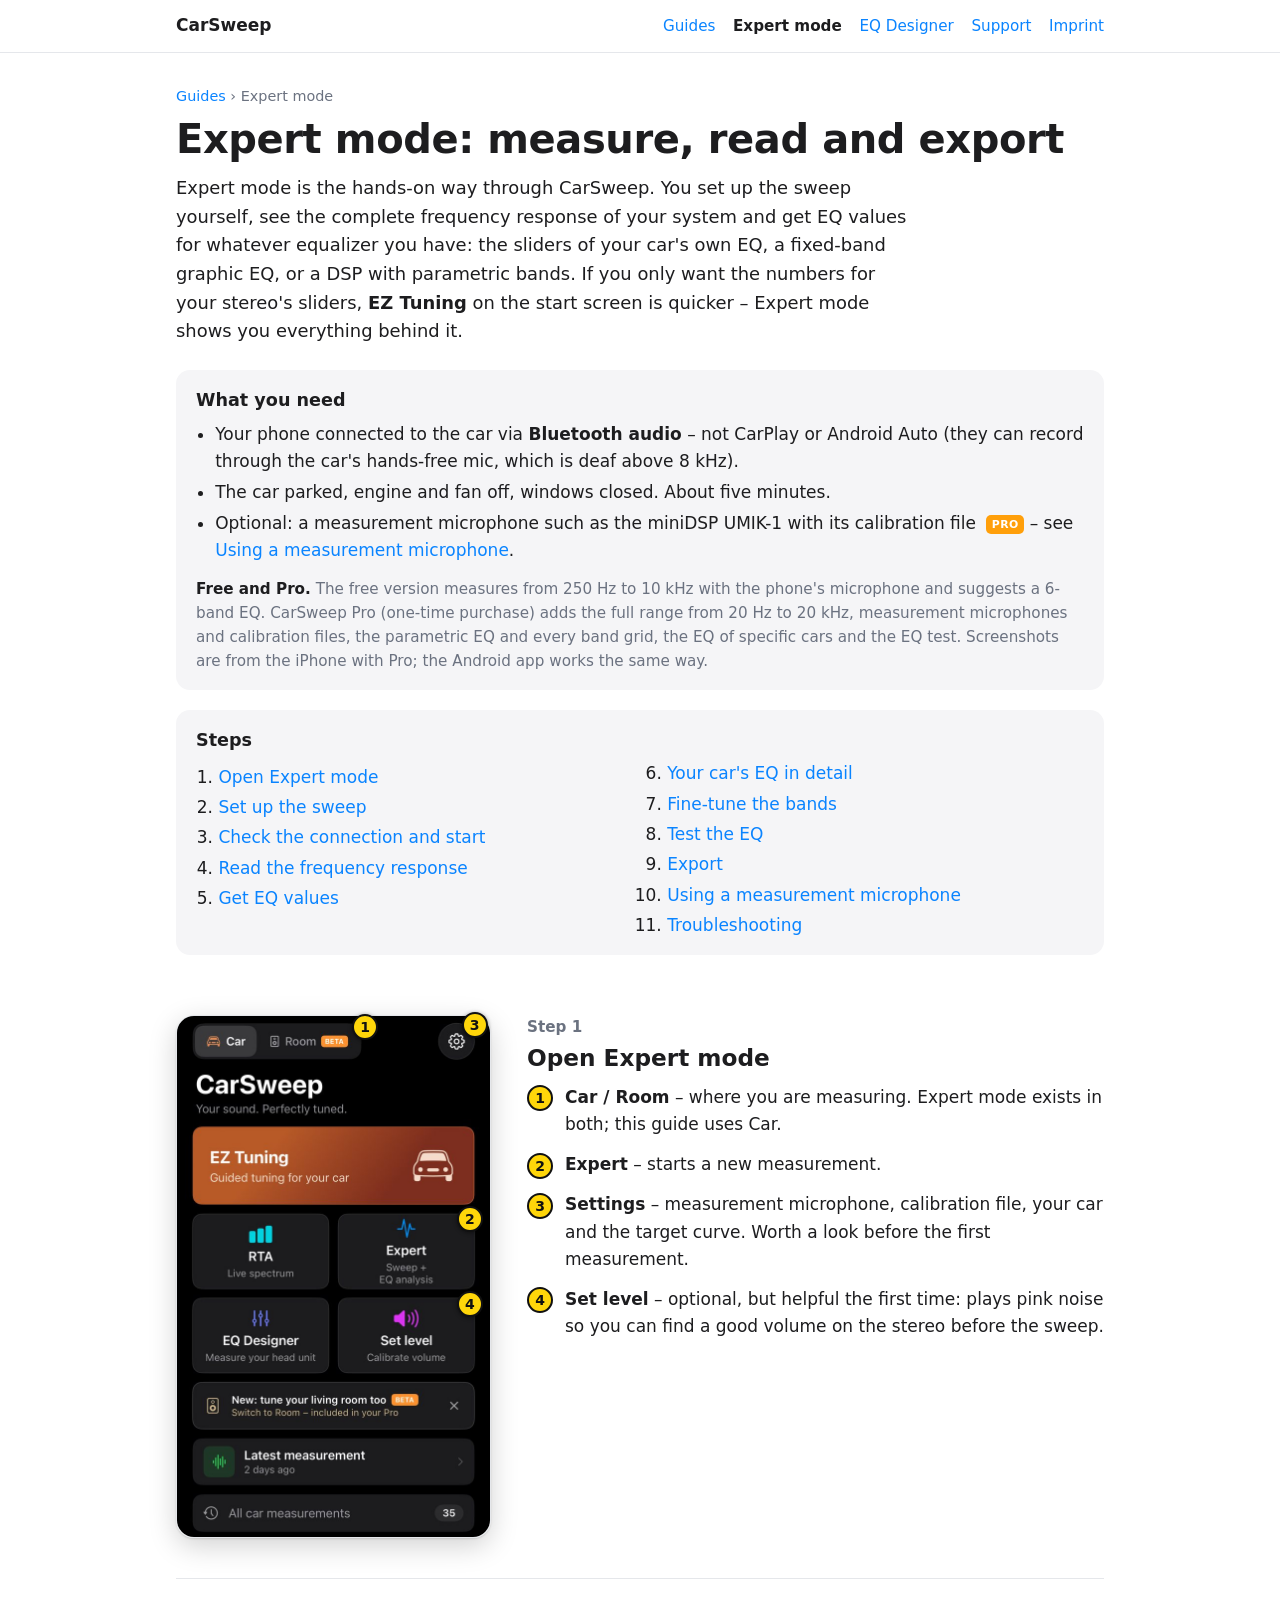
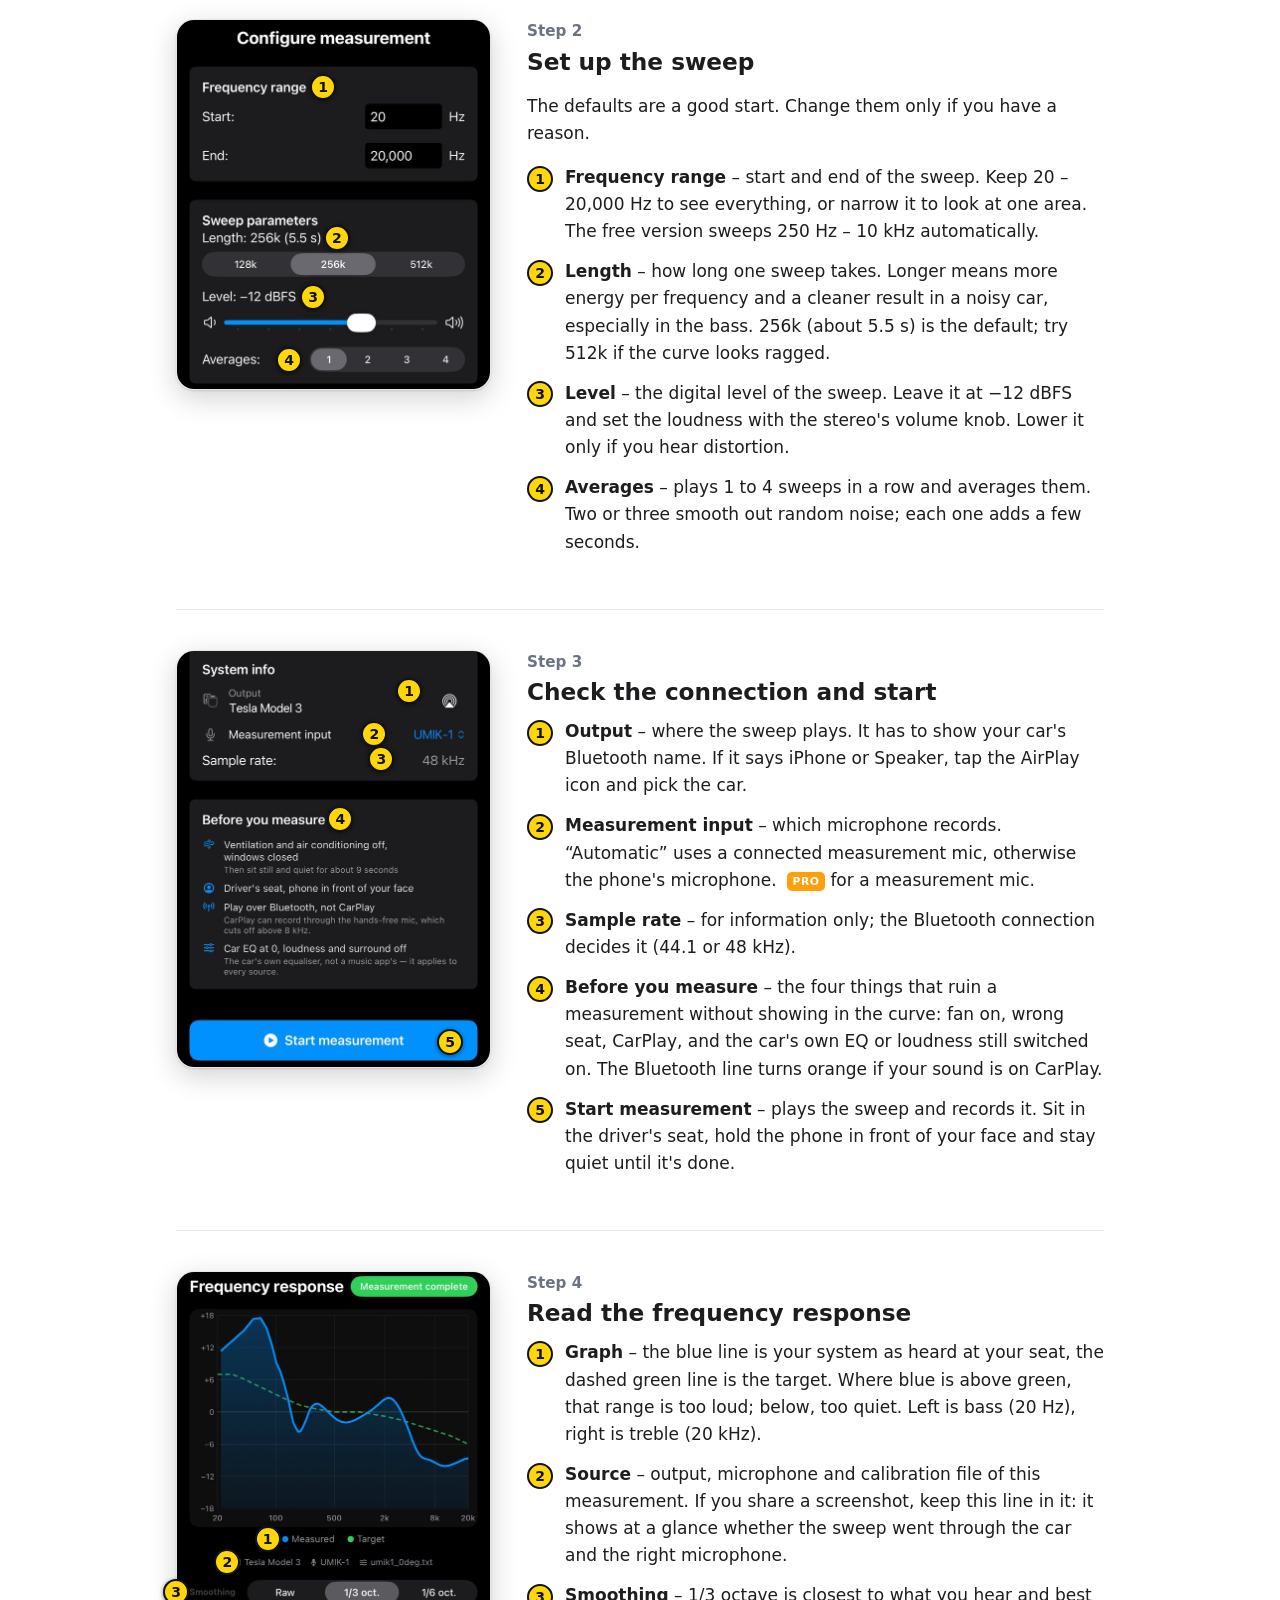
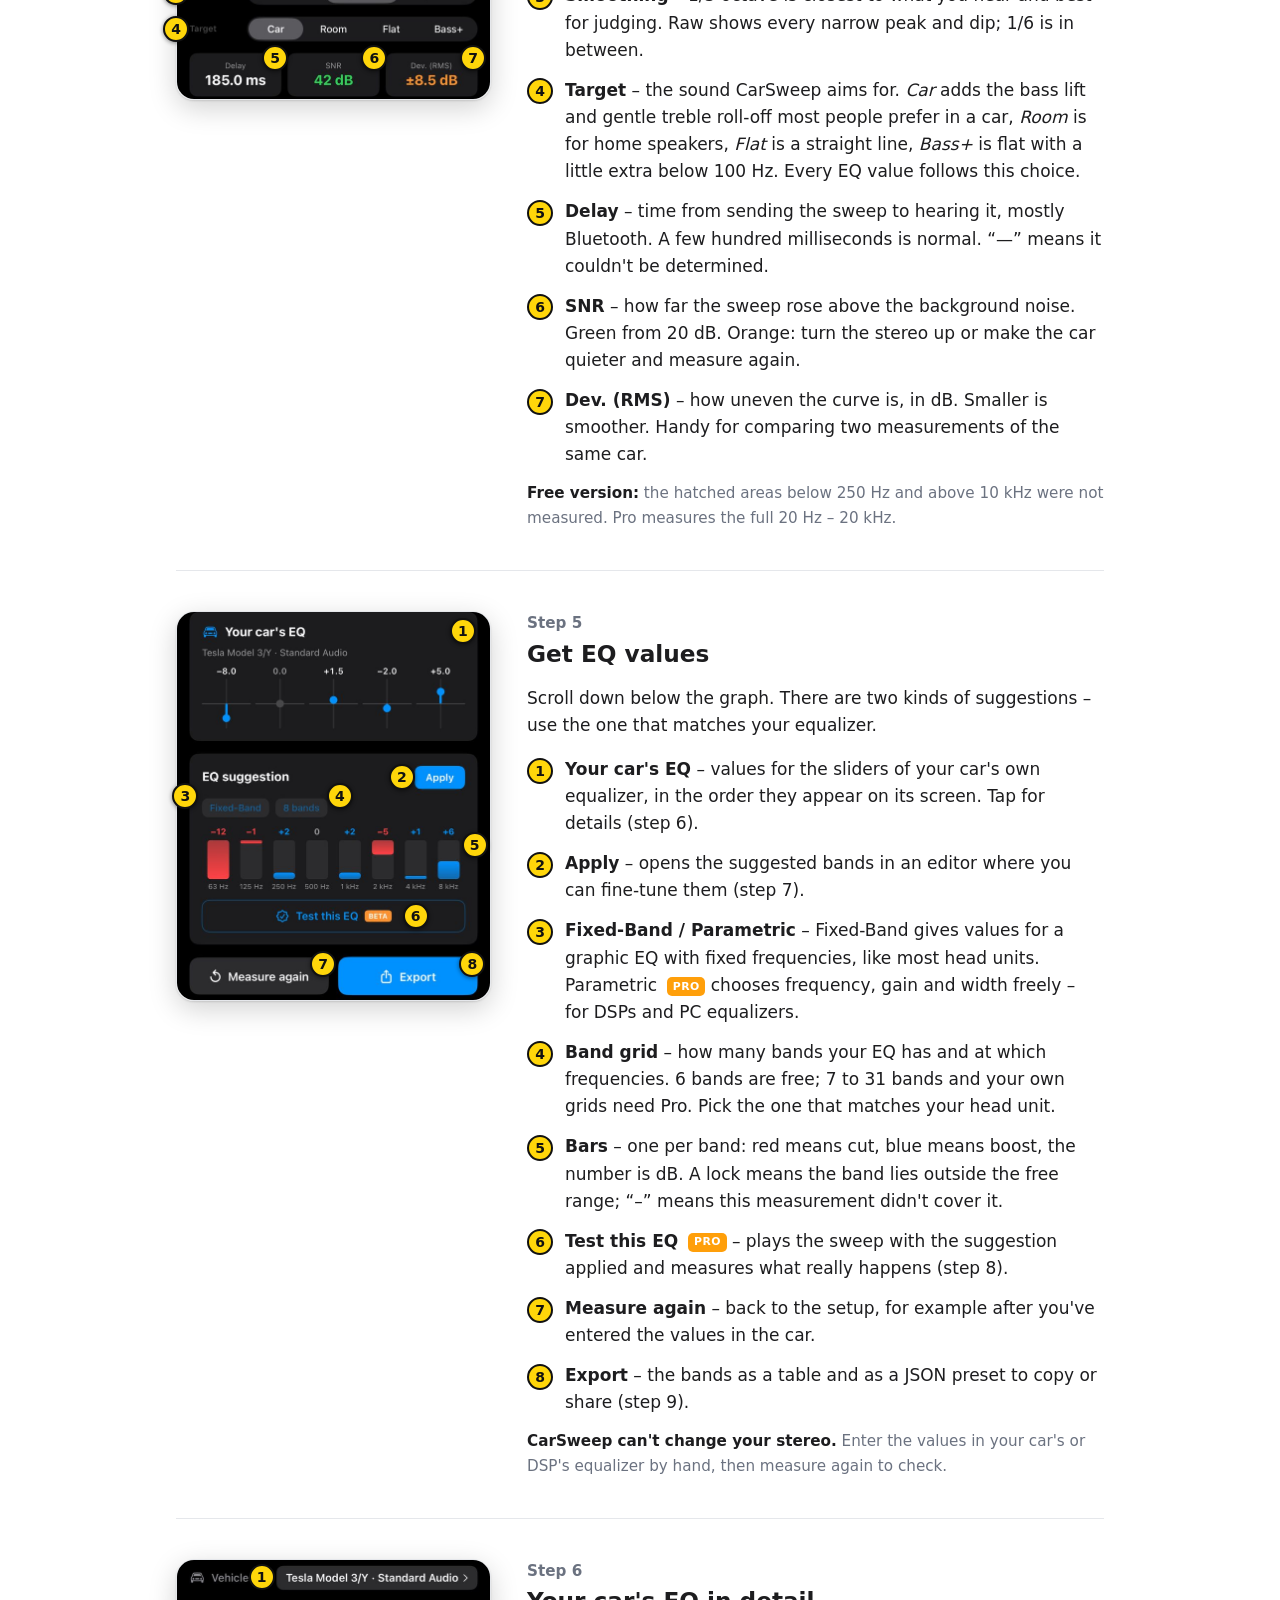
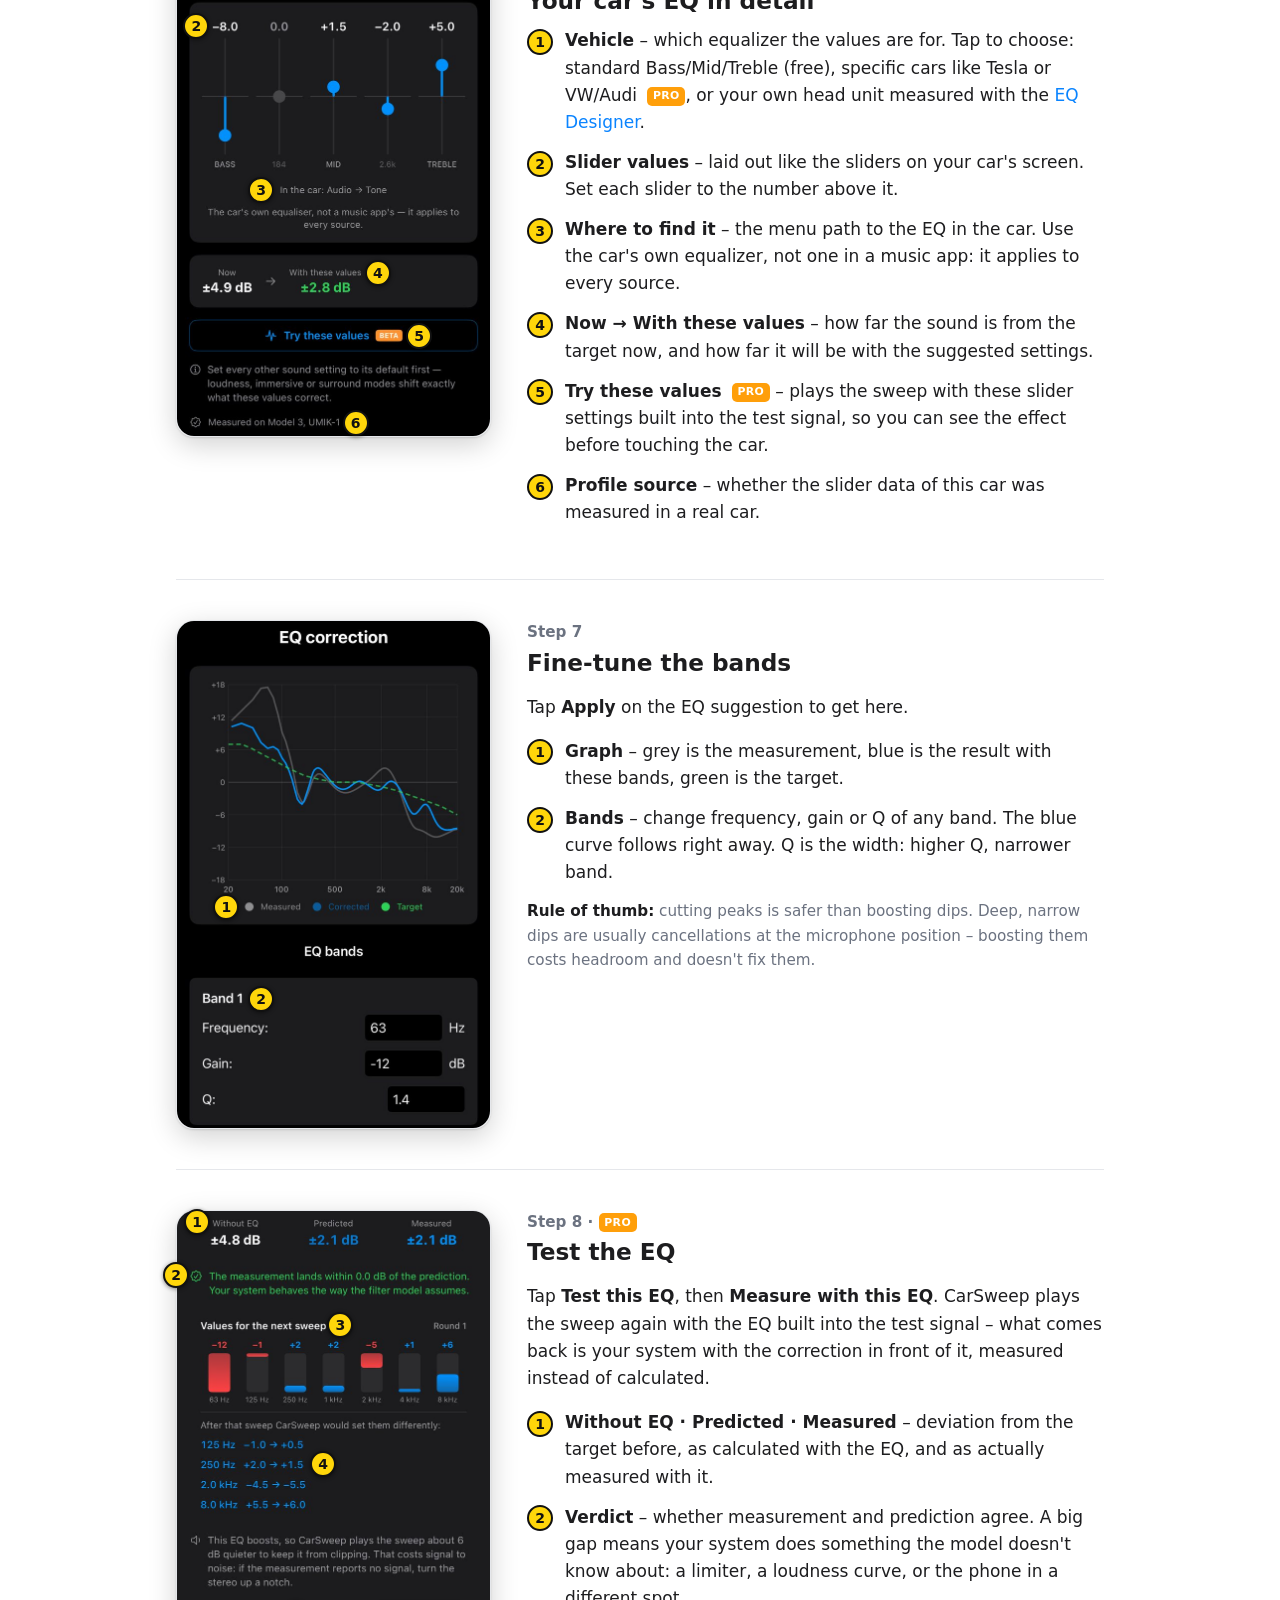
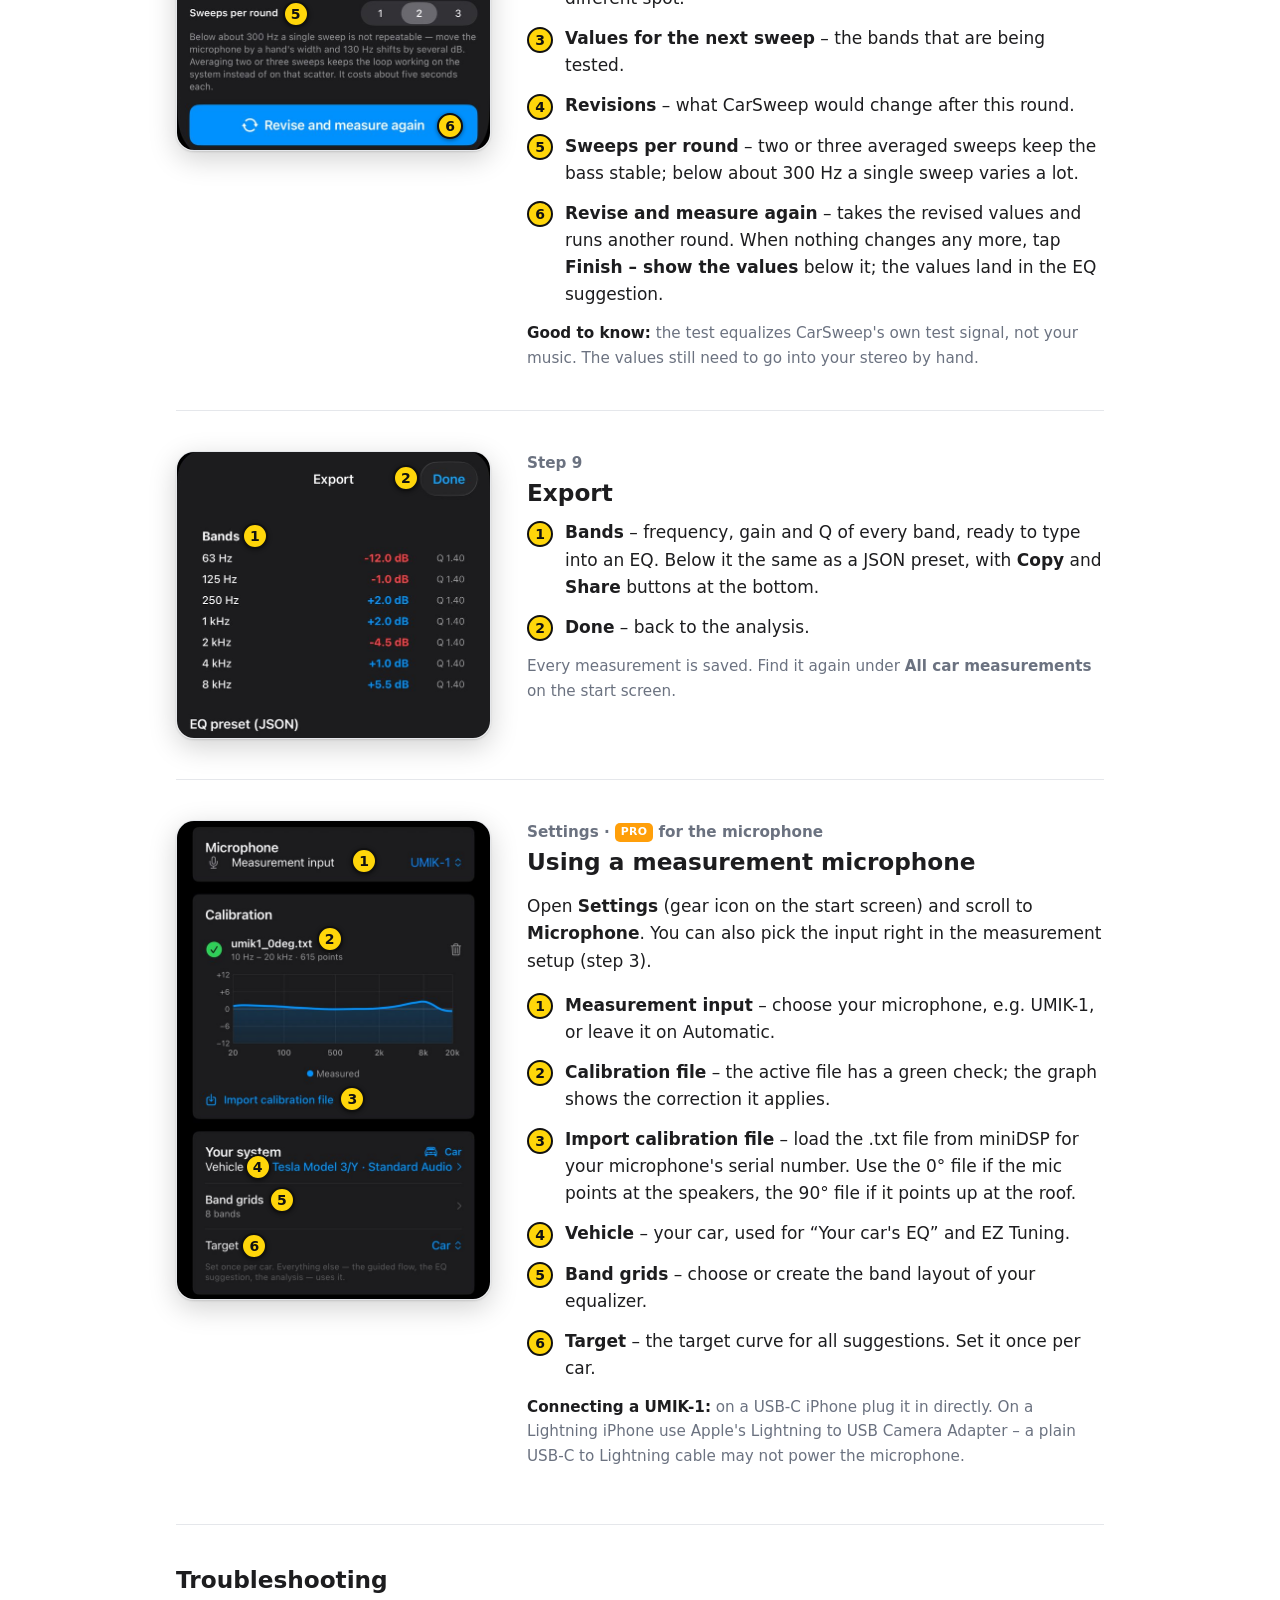
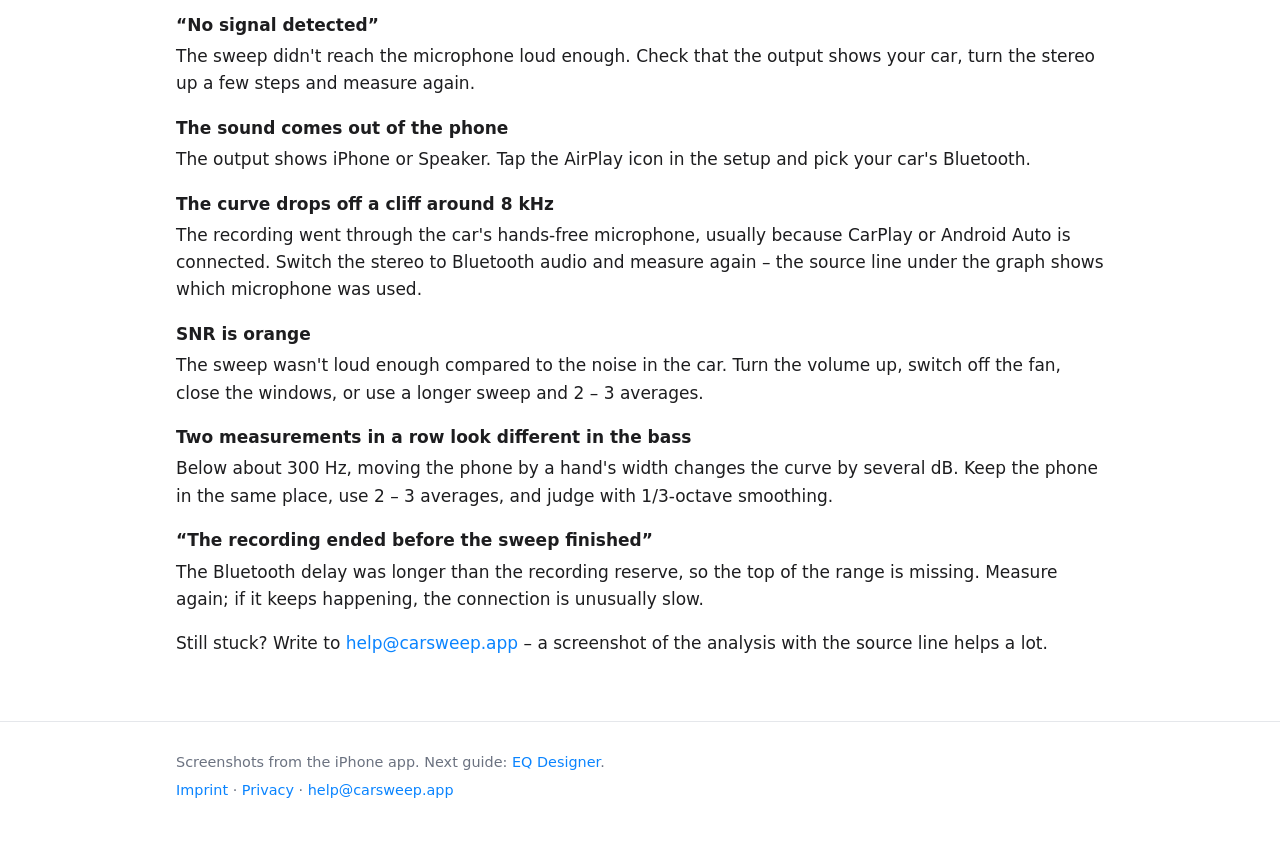
<file: guides/expert-mode/index.html>
<!doctype html>
<html lang="en">
<head>
<meta charset="utf-8">
<meta name="viewport" content="width=device-width, initial-scale=1">
<meta name="robots" content="noindex, nofollow, noarchive, nosnippet, noimageindex">
<meta name="googlebot" content="noindex, nofollow, noarchive, nosnippet">
<meta name="referrer" content="no-referrer">
<title>Expert mode guide – CarSweep</title>
<meta name="description" content="How to measure your car audio system with CarSweep's Expert mode, read the frequency response and turn it into EQ settings.">
<link rel="stylesheet" href="/site.css">
</head>
<body>

<header class="top">
  <div class="wrap">
    <a class="brand" href="/">CarSweep</a>
    <nav aria-label="CarSweep">
      <a href="/guides/">Guides</a>
      <a class="wide" href="/guides/expert-mode/" aria-current="page">Expert mode</a>
      <a class="wide" href="/guides/eq-designer/">EQ Designer</a>
      <a href="/#support">Support</a>
      <a href="/#impressum">Imprint</a>
    </nav>
  </div>
</header>

<main class="wrap">

<p class="crumbs"><a href="/guides/">Guides</a> › Expert mode</p>
<h1>Expert mode: measure, read and export</h1>
<p class="lead">Expert mode is the hands-on way through CarSweep. You set up the sweep yourself, see the
complete frequency response of your system and get EQ values for whatever equalizer you have: the
sliders of your car's own EQ, a fixed-band graphic EQ, or a DSP with parametric bands. If you only
want the numbers for your stereo's sliders, <b>EZ Tuning</b> on the start screen is quicker – Expert
mode shows you everything behind it.</p>

<div class="box">
  <h3>What you need</h3>
  <ul>
    <li>Your phone connected to the car via <b>Bluetooth audio</b> – not CarPlay or Android Auto
      (they can record through the car's hands-free mic, which is deaf above 8 kHz).</li>
    <li>The car parked, engine and fan off, windows closed. About five minutes.</li>
    <li>Optional: a measurement microphone such as the miniDSP UMIK-1 with its calibration file
      <span class="pro">PRO</span> – see <a href="#microphone">Using a measurement microphone</a>.</li>
  </ul>
  <p class="tip"><strong>Free and Pro.</strong> The free version measures from 250 Hz to 10 kHz with the
  phone's microphone and suggests a 6-band EQ. CarSweep Pro (one-time purchase) adds the full range from
  20 Hz to 20 kHz, measurement microphones and calibration files, the parametric EQ and every band grid,
  the EQ of specific cars and the EQ test. Screenshots are from the iPhone with Pro; the Android app
  works the same way.</p>
</div>

<nav class="box toc" aria-label="Steps">
  <h3>Steps</h3>
  <ol>
    <li><a href="#open">Open Expert mode</a></li>
    <li><a href="#configure">Set up the sweep</a></li>
    <li><a href="#start">Check the connection and start</a></li>
    <li><a href="#response">Read the frequency response</a></li>
    <li><a href="#suggestion">Get EQ values</a></li>
    <li><a href="#car-eq">Your car's EQ in detail</a></li>
    <li><a href="#edit">Fine-tune the bands</a></li>
    <li><a href="#test">Test the EQ</a></li>
    <li><a href="#export">Export</a></li>
    <li><a href="#microphone">Using a measurement microphone</a></li>
    <li><a href="#troubleshooting">Troubleshooting</a></li>
  </ol>
</nav>

<section class="step" id="open">
  <figure class="shot">
    <img src="../img/expert/01-home.jpg" width="630" height="1048" alt="CarSweep start screen with the Car/Room switch, EZ Tuning and the tiles RTA, Expert, EQ Designer and Set level">
    <span class="pin" style="--x:60;--y:2.3" aria-hidden="true">1</span>
    <span class="pin" style="--x:93.3;--y:39" aria-hidden="true">2</span>
    <span class="pin" style="--x:94.8;--y:1.8" aria-hidden="true">3</span>
    <span class="pin" style="--x:93.3;--y:55.2" aria-hidden="true">4</span>
  </figure>
  <div>
    <p class="num">Step 1</p>
    <h2>Open Expert mode</h2>
    <ol class="legend">
      <li><span class="n">1</span><div><b>Car / Room</b> – where you are measuring. Expert mode exists in both; this guide uses Car.</div></li>
      <li><span class="n">2</span><div><b>Expert</b> – starts a new measurement.</div></li>
      <li><span class="n">3</span><div><b>Settings</b> – measurement microphone, calibration file, your car and the target curve. Worth a look before the first measurement.</div></li>
      <li><span class="n">4</span><div><b>Set level</b> – optional, but helpful the first time: plays pink noise so you can find a good volume on the stereo before the sweep.</div></li>
    </ol>
  </div>
</section>

<section class="step" id="configure">
  <figure class="shot">
    <img src="../img/expert/02-configure.jpg" width="630" height="743" alt="Configure measurement: frequency range, sweep length, level and averages">
    <span class="pin" style="--x:46.7;--y:18.2" aria-hidden="true">1</span>
    <span class="pin" style="--x:51.1;--y:59" aria-hidden="true">2</span>
    <span class="pin" style="--x:43.5;--y:74.8" aria-hidden="true">3</span>
    <span class="pin" style="--x:35.9;--y:91.9" aria-hidden="true">4</span>
  </figure>
  <div>
    <p class="num">Step 2</p>
    <h2>Set up the sweep</h2>
    <p>The defaults are a good start. Change them only if you have a reason.</p>
    <ol class="legend">
      <li><span class="n">1</span><div><b>Frequency range</b> – start and end of the sweep. Keep 20 – 20,000 Hz to see everything, or narrow it to look at one area. The free version sweeps 250 Hz – 10 kHz automatically.</div></li>
      <li><span class="n">2</span><div><b>Length</b> – how long one sweep takes. Longer means more energy per frequency and a cleaner result in a noisy car, especially in the bass. 256k (about 5.5 s) is the default; try 512k if the curve looks ragged.</div></li>
      <li><span class="n">3</span><div><b>Level</b> – the digital level of the sweep. Leave it at −12 dBFS and set the loudness with the stereo's volume knob. Lower it only if you hear distortion.</div></li>
      <li><span class="n">4</span><div><b>Averages</b> – plays 1 to 4 sweeps in a row and averages them. Two or three smooth out random noise; each one adds a few seconds.</div></li>
    </ol>
  </div>
</section>

<section class="step" id="start">
  <figure class="shot">
    <img src="../img/expert/03-system.jpg" width="630" height="839" alt="System info with output and measurement input, the checklist Before you measure and the Start measurement button">
    <span class="pin" style="--x:74;--y:9.8" aria-hidden="true">1</span>
    <span class="pin" style="--x:63;--y:20.1" aria-hidden="true">2</span>
    <span class="pin" style="--x:65.2;--y:26.2" aria-hidden="true">3</span>
    <span class="pin" style="--x:52.2;--y:40.5" aria-hidden="true">4</span>
    <span class="pin" style="--x:87;--y:93.6" aria-hidden="true">5</span>
  </figure>
  <div>
    <p class="num">Step 3</p>
    <h2>Check the connection and start</h2>
    <ol class="legend">
      <li><span class="n">1</span><div><b>Output</b> – where the sweep plays. It has to show your car's Bluetooth name. If it says iPhone or Speaker, tap the AirPlay icon and pick the car.</div></li>
      <li><span class="n">2</span><div><b>Measurement input</b> – which microphone records. “Automatic” uses a connected measurement mic, otherwise the phone's microphone. <span class="pro">PRO</span> for a measurement mic.</div></li>
      <li><span class="n">3</span><div><b>Sample rate</b> – for information only; the Bluetooth connection decides it (44.1 or 48 kHz).</div></li>
      <li><span class="n">4</span><div><b>Before you measure</b> – the four things that ruin a measurement without showing in the curve: fan on, wrong seat, CarPlay, and the car's own EQ or loudness still switched on. The Bluetooth line turns orange if your sound is on CarPlay.</div></li>
      <li><span class="n">5</span><div><b>Start measurement</b> – plays the sweep and records it. Sit in the driver's seat, hold the phone in front of your face and stay quiet until it's done.</div></li>
    </ol>
  </div>
</section>

<section class="step" id="response">
  <figure class="shot">
    <img src="../img/expert/04-response.jpg" width="630" height="859" alt="Frequency response graph with measured and target curve, source line, smoothing and target pickers, and the Delay, SNR and deviation tiles">
    <span class="pin" style="--x:29.1;--y:62.5" aria-hidden="true">1</span>
    <span class="pin" style="--x:16.3;--y:67.9" aria-hidden="true">2</span>
    <span class="pin" style="--x:0;--y:74.9" aria-hidden="true">3</span>
    <span class="pin" style="--x:0;--y:83.5" aria-hidden="true">4</span>
    <span class="pin" style="--x:31.5;--y:90.4" aria-hidden="true">5</span>
    <span class="pin" style="--x:63;--y:90.4" aria-hidden="true">6</span>
    <span class="pin" style="--x:94.3;--y:90.4" aria-hidden="true">7</span>
  </figure>
  <div>
    <p class="num">Step 4</p>
    <h2>Read the frequency response</h2>
    <ol class="legend">
      <li><span class="n">1</span><div><b>Graph</b> – the blue line is your system as heard at your seat, the dashed green line is the target. Where blue is above green, that range is too loud; below, too quiet. Left is bass (20 Hz), right is treble (20 kHz).</div></li>
      <li><span class="n">2</span><div><b>Source</b> – output, microphone and calibration file of this measurement. If you share a screenshot, keep this line in it: it shows at a glance whether the sweep went through the car and the right microphone.</div></li>
      <li><span class="n">3</span><div><b>Smoothing</b> – 1/3 octave is closest to what you hear and best for judging. Raw shows every narrow peak and dip; 1/6 is in between.</div></li>
      <li><span class="n">4</span><div><b>Target</b> – the sound CarSweep aims for. <i>Car</i> adds the bass lift and gentle treble roll-off most people prefer in a car, <i>Room</i> is for home speakers, <i>Flat</i> is a straight line, <i>Bass+</i> is flat with a little extra below 100 Hz. Every EQ value follows this choice.</div></li>
      <li><span class="n">5</span><div><b>Delay</b> – time from sending the sweep to hearing it, mostly Bluetooth. A few hundred milliseconds is normal. “—” means it couldn't be determined.</div></li>
      <li><span class="n">6</span><div><b>SNR</b> – how far the sweep rose above the background noise. Green from 20 dB. Orange: turn the stereo up or make the car quieter and measure again.</div></li>
      <li><span class="n">7</span><div><b>Dev. (RMS)</b> – how uneven the curve is, in dB. Smaller is smoother. Handy for comparing two measurements of the same car.</div></li>
    </ol>
    <p class="tip"><strong>Free version:</strong> the hatched areas below 250 Hz and above 10 kHz were not measured. Pro measures the full 20 Hz – 20 kHz.</p>
  </div>
</section>

<section class="step" id="suggestion">
  <figure class="shot">
    <img src="../img/expert/05-suggestion.jpg" width="630" height="781" alt="Your car's EQ card with slider values, the EQ suggestion with fixed-band bars, Test this EQ, Measure again and Export">
    <span class="pin" style="--x:91.1;--y:5.1" aria-hidden="true">1</span>
    <span class="pin" style="--x:71.7;--y:42.6" aria-hidden="true">2</span>
    <span class="pin" style="--x:3;--y:47.5" aria-hidden="true">3</span>
    <span class="pin" style="--x:52;--y:47.5" aria-hidden="true">4</span>
    <span class="pin" style="--x:94.8;--y:60.1" aria-hidden="true">5</span>
    <span class="pin" style="--x:76.1;--y:78.2" aria-hidden="true">6</span>
    <span class="pin" style="--x:46.7;--y:90.4" aria-hidden="true">7</span>
    <span class="pin" style="--x:94.1;--y:90.4" aria-hidden="true">8</span>
  </figure>
  <div>
    <p class="num">Step 5</p>
    <h2>Get EQ values</h2>
    <p>Scroll down below the graph. There are two kinds of suggestions – use the one that matches your equalizer.</p>
    <ol class="legend">
      <li><span class="n">1</span><div><b>Your car's EQ</b> – values for the sliders of your car's own equalizer, in the order they appear on its screen. Tap for details (step 6).</div></li>
      <li><span class="n">2</span><div><b>Apply</b> – opens the suggested bands in an editor where you can fine-tune them (step 7).</div></li>
      <li><span class="n">3</span><div><b>Fixed-Band / Parametric</b> – Fixed-Band gives values for a graphic EQ with fixed frequencies, like most head units. Parametric <span class="pro">PRO</span> chooses frequency, gain and width freely – for DSPs and PC equalizers.</div></li>
      <li><span class="n">4</span><div><b>Band grid</b> – how many bands your EQ has and at which frequencies. 6 bands are free; 7 to 31 bands and your own grids need Pro. Pick the one that matches your head unit.</div></li>
      <li><span class="n">5</span><div><b>Bars</b> – one per band: red means cut, blue means boost, the number is dB. A lock means the band lies outside the free range; “–” means this measurement didn't cover it.</div></li>
      <li><span class="n">6</span><div><b>Test this EQ</b> <span class="pro">PRO</span> – plays the sweep with the suggestion applied and measures what really happens (step 8).</div></li>
      <li><span class="n">7</span><div><b>Measure again</b> – back to the setup, for example after you've entered the values in the car.</div></li>
      <li><span class="n">8</span><div><b>Export</b> – the bands as a table and as a JSON preset to copy or share (step 9).</div></li>
    </ol>
    <p class="tip"><strong>CarSweep can't change your stereo.</strong> Enter the values in your car's or DSP's equalizer by hand, then measure again to check.</p>
  </div>
</section>

<section class="step" id="car-eq">
  <figure class="shot">
    <img src="../img/expert/06-vehicle-eq.jpg" width="630" height="959" alt="Vehicle EQ screen with vehicle picker, slider values, menu path, predicted improvement and Try these values">
    <span class="pin" style="--x:27.2;--y:3.7" aria-hidden="true">1</span>
    <span class="pin" style="--x:6.5;--y:14" aria-hidden="true">2</span>
    <span class="pin" style="--x:27;--y:48.3" aria-hidden="true">3</span>
    <span class="pin" style="--x:64.1;--y:65.7" aria-hidden="true">4</span>
    <span class="pin" style="--x:77.2;--y:78.9" aria-hidden="true">5</span>
    <span class="pin" style="--x:57;--y:97.1" aria-hidden="true">6</span>
  </figure>
  <div>
    <p class="num">Step 6</p>
    <h2>Your car's EQ in detail</h2>
    <ol class="legend">
      <li><span class="n">1</span><div><b>Vehicle</b> – which equalizer the values are for. Tap to choose: standard Bass/Mid/Treble (free), specific cars like Tesla or VW/Audi <span class="pro">PRO</span>, or your own head unit measured with the <a href="/guides/eq-designer/">EQ Designer</a>.</div></li>
      <li><span class="n">2</span><div><b>Slider values</b> – laid out like the sliders on your car's screen. Set each slider to the number above it.</div></li>
      <li><span class="n">3</span><div><b>Where to find it</b> – the menu path to the EQ in the car. Use the car's own equalizer, not one in a music app: it applies to every source.</div></li>
      <li><span class="n">4</span><div><b>Now → With these values</b> – how far the sound is from the target now, and how far it will be with the suggested settings.</div></li>
      <li><span class="n">5</span><div><b>Try these values</b> <span class="pro">PRO</span> – plays the sweep with these slider settings built into the test signal, so you can see the effect before touching the car.</div></li>
      <li><span class="n">6</span><div><b>Profile source</b> – whether the slider data of this car was measured in a real car.</div></li>
    </ol>
  </div>
</section>

<section class="step" id="edit">
  <figure class="shot">
    <img src="../img/expert/07-edit-bands.jpg" width="630" height="1020" alt="EQ correction screen with measured, corrected and target curve and editable band fields">
    <span class="pin" style="--x:16;--y:56.4" aria-hidden="true">1</span>
    <span class="pin" style="--x:27;--y:74.4" aria-hidden="true">2</span>
  </figure>
  <div>
    <p class="num">Step 7</p>
    <h2>Fine-tune the bands</h2>
    <p>Tap <b>Apply</b> on the EQ suggestion to get here.</p>
    <ol class="legend">
      <li><span class="n">1</span><div><b>Graph</b> – grey is the measurement, blue is the result with these bands, green is the target.</div></li>
      <li><span class="n">2</span><div><b>Bands</b> – change frequency, gain or Q of any band. The blue curve follows right away. Q is the width: higher Q, narrower band.</div></li>
    </ol>
    <p class="tip"><strong>Rule of thumb:</strong> cutting peaks is safer than boosting dips. Deep, narrow dips are usually cancellations at the microphone position – boosting them costs headroom and doesn't fix them.</p>
  </div>
</section>

<section class="step" id="test">
  <figure class="shot">
    <img src="../img/expert/08-eq-test.jpg" width="630" height="1085" alt="EQ test after one round: deviation without EQ, predicted and measured, verdict, values for the next sweep, revisions and Revise and measure again">
    <span class="pin" style="--x:6.7;--y:2.3" aria-hidden="true">1</span>
    <span class="pin" style="--x:0;--y:12.1" aria-hidden="true">2</span>
    <span class="pin" style="--x:52.2;--y:21.3" aria-hidden="true">3</span>
    <span class="pin" style="--x:46.7;--y:47" aria-hidden="true">4</span>
    <span class="pin" style="--x:38;--y:74.6" aria-hidden="true">5</span>
    <span class="pin" style="--x:87;--y:95.3" aria-hidden="true">6</span>
  </figure>
  <div>
    <p class="num">Step 8 · <span class="pro" style="margin-left:0">PRO</span></p>
    <h2>Test the EQ</h2>
    <p>Tap <b>Test this EQ</b>, then <b>Measure with this EQ</b>. CarSweep plays the sweep again with the
    EQ built into the test signal – what comes back is your system with the correction in front of it,
    measured instead of calculated.</p>
    <ol class="legend">
      <li><span class="n">1</span><div><b>Without EQ · Predicted · Measured</b> – deviation from the target before, as calculated with the EQ, and as actually measured with it.</div></li>
      <li><span class="n">2</span><div><b>Verdict</b> – whether measurement and prediction agree. A big gap means your system does something the model doesn't know about: a limiter, a loudness curve, or the phone in a different spot.</div></li>
      <li><span class="n">3</span><div><b>Values for the next sweep</b> – the bands that are being tested.</div></li>
      <li><span class="n">4</span><div><b>Revisions</b> – what CarSweep would change after this round.</div></li>
      <li><span class="n">5</span><div><b>Sweeps per round</b> – two or three averaged sweeps keep the bass stable; below about 300 Hz a single sweep varies a lot.</div></li>
      <li><span class="n">6</span><div><b>Revise and measure again</b> – takes the revised values and runs another round. When nothing changes any more, tap <b>Finish – show the values</b> below it; the values land in the EQ suggestion.</div></li>
    </ol>
    <p class="tip"><strong>Good to know:</strong> the test equalizes CarSweep's own test signal, not your music. The values still need to go into your stereo by hand.</p>
  </div>
</section>

<section class="step" id="export">
  <figure class="shot">
    <img src="../img/expert/09-export.jpg" width="630" height="575" alt="Export sheet with the band table and the start of the JSON preset">
    <span class="pin" style="--x:25;--y:29.5" aria-hidden="true">1</span>
    <span class="pin" style="--x:73;--y:9.5" aria-hidden="true">2</span>
  </figure>
  <div>
    <p class="num">Step 9</p>
    <h2>Export</h2>
    <ol class="legend">
      <li><span class="n">1</span><div><b>Bands</b> – frequency, gain and Q of every band, ready to type into an EQ. Below it the same as a JSON preset, with <b>Copy</b> and <b>Share</b> buttons at the bottom.</div></li>
      <li><span class="n">2</span><div><b>Done</b> – back to the analysis.</div></li>
    </ol>
    <p class="tip">Every measurement is saved. Find it again under <b>All car measurements</b> on the start screen.</p>
  </div>
</section>

<section class="step" id="microphone">
  <figure class="shot">
    <img src="../img/expert/10-microphone.jpg" width="630" height="962" alt="Settings: measurement input, calibration file with import button, and Your system with vehicle, band grids and target">
    <span class="pin" style="--x:59.7;--y:8.6" aria-hidden="true">1</span>
    <span class="pin" style="--x:48.8;--y:24.8" aria-hidden="true">2</span>
    <span class="pin" style="--x:56;--y:58.3" aria-hidden="true">3</span>
    <span class="pin" style="--x:25.9;--y:72.3" aria-hidden="true">4</span>
    <span class="pin" style="--x:33.6;--y:79.3" aria-hidden="true">5</span>
    <span class="pin" style="--x:24.9;--y:88.8" aria-hidden="true">6</span>
  </figure>
  <div>
    <p class="num">Settings · <span class="pro" style="margin-left:0">PRO</span> for the microphone</p>
    <h2>Using a measurement microphone</h2>
    <p>Open <b>Settings</b> (gear icon on the start screen) and scroll to <b>Microphone</b>. You can also
    pick the input right in the measurement setup (step 3).</p>
    <ol class="legend">
      <li><span class="n">1</span><div><b>Measurement input</b> – choose your microphone, e.g. UMIK-1, or leave it on Automatic.</div></li>
      <li><span class="n">2</span><div><b>Calibration file</b> – the active file has a green check; the graph shows the correction it applies.</div></li>
      <li><span class="n">3</span><div><b>Import calibration file</b> – load the .txt file from miniDSP for your microphone's serial number. Use the 0° file if the mic points at the speakers, the 90° file if it points up at the roof.</div></li>
      <li><span class="n">4</span><div><b>Vehicle</b> – your car, used for “Your car's EQ” and EZ Tuning.</div></li>
      <li><span class="n">5</span><div><b>Band grids</b> – choose or create the band layout of your equalizer.</div></li>
      <li><span class="n">6</span><div><b>Target</b> – the target curve for all suggestions. Set it once per car.</div></li>
    </ol>
    <p class="tip"><strong>Connecting a UMIK-1:</strong> on a USB-C iPhone plug it in directly. On a Lightning iPhone use Apple's Lightning to USB Camera Adapter – a plain USB-C to Lightning cable may not power the microphone.</p>
  </div>
</section>

<section class="section" id="troubleshooting">
  <h2>Troubleshooting</h2>
  <dl class="faq">
    <dt>“No signal detected”</dt>
    <dd>The sweep didn't reach the microphone loud enough. Check that the output shows your car, turn the stereo up a few steps and measure again.</dd>
    <dt>The sound comes out of the phone</dt>
    <dd>The output shows iPhone or Speaker. Tap the AirPlay icon in the setup and pick your car's Bluetooth.</dd>
    <dt>The curve drops off a cliff around 8 kHz</dt>
    <dd>The recording went through the car's hands-free microphone, usually because CarPlay or Android Auto is connected. Switch the stereo to Bluetooth audio and measure again – the source line under the graph shows which microphone was used.</dd>
    <dt>SNR is orange</dt>
    <dd>The sweep wasn't loud enough compared to the noise in the car. Turn the volume up, switch off the fan, close the windows, or use a longer sweep and 2 – 3 averages.</dd>
    <dt>Two measurements in a row look different in the bass</dt>
    <dd>Below about 300 Hz, moving the phone by a hand's width changes the curve by several dB. Keep the phone in the same place, use 2 – 3 averages, and judge with 1/3-octave smoothing.</dd>
    <dt>“The recording ended before the sweep finished”</dt>
    <dd>The Bluetooth delay was longer than the recording reserve, so the top of the range is missing. Measure again; if it keeps happening, the connection is unusually slow.</dd>
  </dl>
  <p>Still stuck? Write to <a href="mailto:help@carsweep.app">help@carsweep.app</a> – a screenshot of the analysis with the source line helps a lot.</p>
</section>

</main>

<footer class="foot">
  <div class="wrap">
    <p>Screenshots from the iPhone app. Next guide: <a href="/guides/eq-designer/">EQ Designer</a>.</p>
    <p><a href="/#impressum">Imprint</a> · <a href="/#datenschutz">Privacy</a> · <a href="mailto:help@carsweep.app">help@carsweep.app</a></p>
  </div>
</footer>

</body>
</html>
</file>
<file: site.css>
/* CarSweep website – one stylesheet for every page (guides, imprint, privacy, support).
   System fonts only, no third-party requests. */

:root {
  color-scheme: light dark;
  --bg: #ffffff;
  --text: #1d1d1f;
  --muted: #6b7280;
  --line: #e5e7eb;
  --card: #f5f5f7;
  --accent: #0a84ff;
  --pin: #ffd60a;
  --pin-text: #111111;
  --pro: #ff9f0a;
  --warn-bg: #fff7e6;
  --warn-line: #f5c26b;
}
@media (prefers-color-scheme: dark) {
  :root {
    --bg: #0b0b0c;
    --text: #f2f2f4;
    --muted: #9ca3af;
    --line: #2c2c2e;
    --card: #1c1c1e;
    --warn-bg: #2a2110;
    --warn-line: #7a5a1c;
  }
}

* { box-sizing: border-box; }
html { scroll-behavior: smooth; }
body {
  margin: 0;
  background: var(--bg);
  color: var(--text);
  font: 17px/1.6 -apple-system, BlinkMacSystemFont, "Segoe UI", system-ui, sans-serif;
  -webkit-text-size-adjust: 100%;
}
a { color: var(--accent); text-decoration: none; }
a:hover { text-decoration: underline; }

.wrap { max-width: 60rem; margin: 0 auto; padding: 0 1rem; }

/* Header and footer */
.top { border-bottom: 1px solid var(--line); }
.top .wrap {
  display: flex; flex-wrap: wrap; align-items: center; justify-content: space-between;
  gap: .25rem 1rem; min-height: 3.25rem; padding-top: .5rem; padding-bottom: .5rem;
}
.brand { font-weight: 700; color: var(--text); }
.top nav { display: flex; flex-wrap: wrap; gap: .25rem 1.1rem; font-size: .95rem; }
.top nav a[aria-current="page"] { color: var(--text); font-weight: 600; }
/* The two single guides are one tap away via "Guides"; on phones the bar keeps three items. */
@media (max-width: 600px) { .top nav .wide { display: none; } }
.foot { border-top: 1px solid var(--line); margin-top: 4rem; padding: 1.5rem 0 3rem; color: var(--muted); font-size: .9rem; }
.foot p { margin: .3rem 0; }

/* Intro */
.crumbs { color: var(--muted); font-size: .9rem; margin: 2rem 0 .5rem; }
h1 { font-size: clamp(1.8rem, 4.5vw, 2.5rem); line-height: 1.15; margin: 0 0 .75rem; letter-spacing: -.01em; }
.lead { font-size: 1.12rem; color: var(--text); margin: 0 0 1.5rem; max-width: 46rem; }
h2 { font-size: 1.45rem; line-height: 1.25; margin: 0 0 .6rem; }
h3 { font-size: 1.1rem; margin: 1.5rem 0 .4rem; }

.box { background: var(--card); border-radius: 14px; padding: 1rem 1.25rem; margin: 1.25rem 0; }
.box h3 { margin-top: 0; }
.box ul { margin: .25rem 0 0; padding-left: 1.2rem; }
.box li { margin: .25rem 0; }
.warn { background: var(--warn-bg); border: 1px solid var(--warn-line); }

.toc ol { margin: .25rem 0 0; padding-left: 1.4rem; columns: 2 16rem; column-gap: 2rem; }
.toc li { margin: .2rem 0; break-inside: avoid; }

.pro {
  display: inline-block; vertical-align: .12em; margin-left: .3rem;
  font-size: .68rem; font-weight: 700; letter-spacing: .04em;
  color: #fff; background: var(--pro); border-radius: 5px; padding: .05rem .35rem;
}

/* One step: screenshot left, explanation right; stacked on narrow screens */
.step {
  display: grid; grid-template-columns: 315px 1fr; gap: 2.25rem; align-items: start;
  padding: 2.5rem 0; border-top: 1px solid var(--line);
}
.step:first-of-type { border-top: 0; }
.step .num { color: var(--muted); font-size: .95rem; font-weight: 600; margin: 0 0 .2rem; }
@media (max-width: 760px) {
  .step { grid-template-columns: 1fr; gap: 1.25rem; }
  .step .shot { justify-self: center; }
}

/* Screenshot with numbered pins. The pins may hang over the edge, so the figure does not clip. */
.shot { position: relative; width: 100%; max-width: 315px; margin: 0; }
.shot img {
  display: block; width: 100%; height: auto; border-radius: 18px;
  border: 1px solid var(--line);
  box-shadow: 0 1px 2px rgba(0,0,0,.12), 0 8px 28px rgba(0,0,0,.18);
}
.pin {
  position: absolute; left: calc(var(--x) * 1%); top: calc(var(--y) * 1%);
  transform: translate(-50%, -50%);
  width: 26px; height: 26px; border-radius: 50%;
  display: grid; place-items: center;
  background: var(--pin); color: var(--pin-text);
  font: 700 14px/1 -apple-system, BlinkMacSystemFont, "Segoe UI", system-ui, sans-serif;
  border: 2px solid #111; box-shadow: 0 1px 4px rgba(0,0,0,.45);
}

/* Legend matching the pins */
.legend { list-style: none; margin: .75rem 0 0; padding: 0; }
.legend li { display: grid; grid-template-columns: 26px 1fr; gap: .75rem; margin: 0 0 .8rem; }
.legend .n {
  width: 26px; height: 26px; border-radius: 50%; display: grid; place-items: center;
  background: var(--pin); color: var(--pin-text); font-weight: 700; font-size: 14px;
  border: 2px solid #111; margin-top: .1rem;
}
.legend b { font-weight: 650; }

.tip { color: var(--muted); font-size: .95rem; margin: .75rem 0 0; }
.tip strong { color: var(--text); }

/* Plain sections (FAQ etc.) */
.section { padding: 2.5rem 0 0; border-top: 1px solid var(--line); margin-top: 1rem; }
dl.faq dt { font-weight: 650; margin-top: 1.1rem; }
dl.faq dd { margin: .25rem 0 0; color: var(--text); }

/* Guide overview */
.cards { display: grid; grid-template-columns: repeat(auto-fit, minmax(16rem, 1fr)); gap: 1rem; margin: 1.5rem 0; }
.card { display: block; background: var(--card); border-radius: 16px; padding: 1.25rem 1.25rem 1.1rem; color: var(--text); }
.card:hover { text-decoration: none; outline: 2px solid var(--accent); }
.card h2 { font-size: 1.2rem; margin-bottom: .35rem; }
.card p { margin: 0; color: var(--muted); font-size: .97rem; }
.card .go { display: inline-block; margin-top: .75rem; color: var(--accent); font-weight: 600; }

/* Text pages (imprint, privacy, support): narrower measure, sections with a rule between them */
.prose > * { max-width: 46rem; }
.prose h1 { margin-top: 2rem; }
.prose h2 { margin-top: 0; }
.prose .section:first-of-type { border-top: 0; padding-top: 1rem; }
.prose address { font-style: normal; margin: .5rem 0 1rem; }
.prose .box p { margin: .35rem 0 0; }
.muted { color: var(--muted); }
</file>
